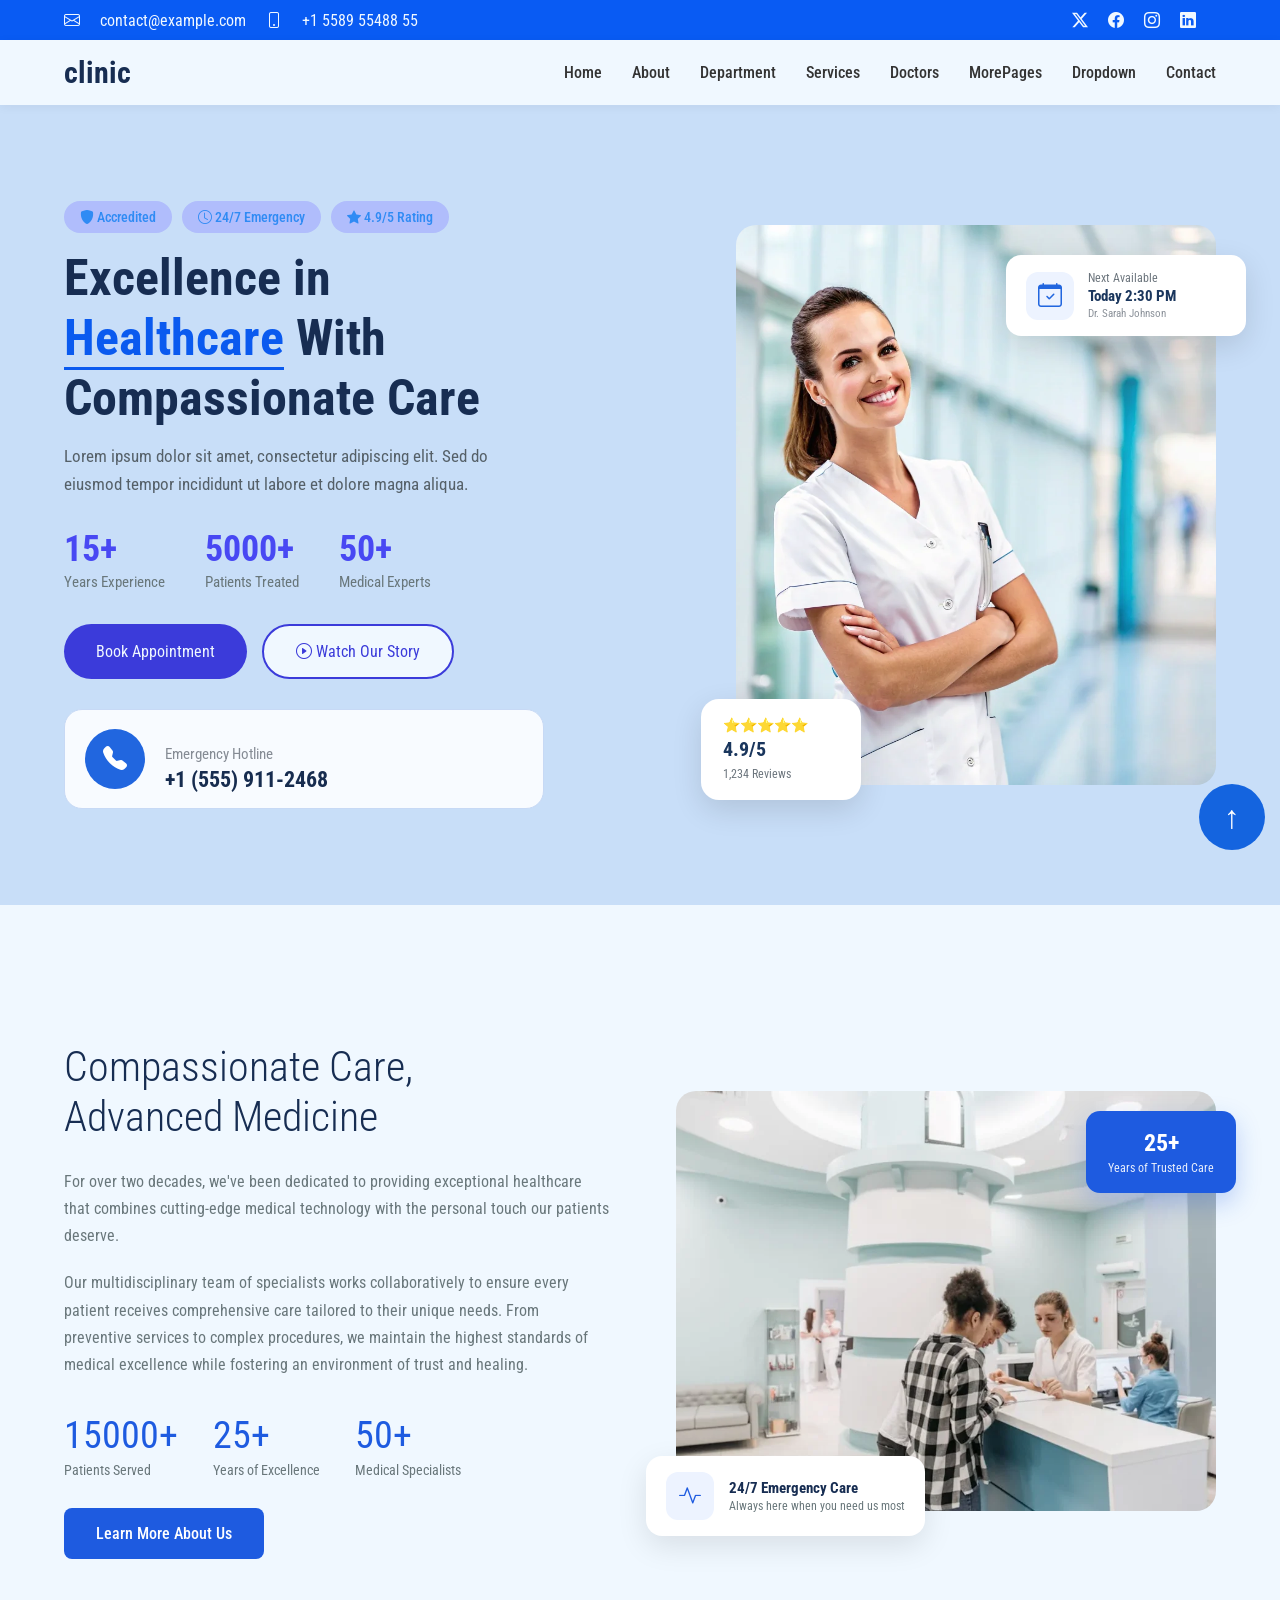
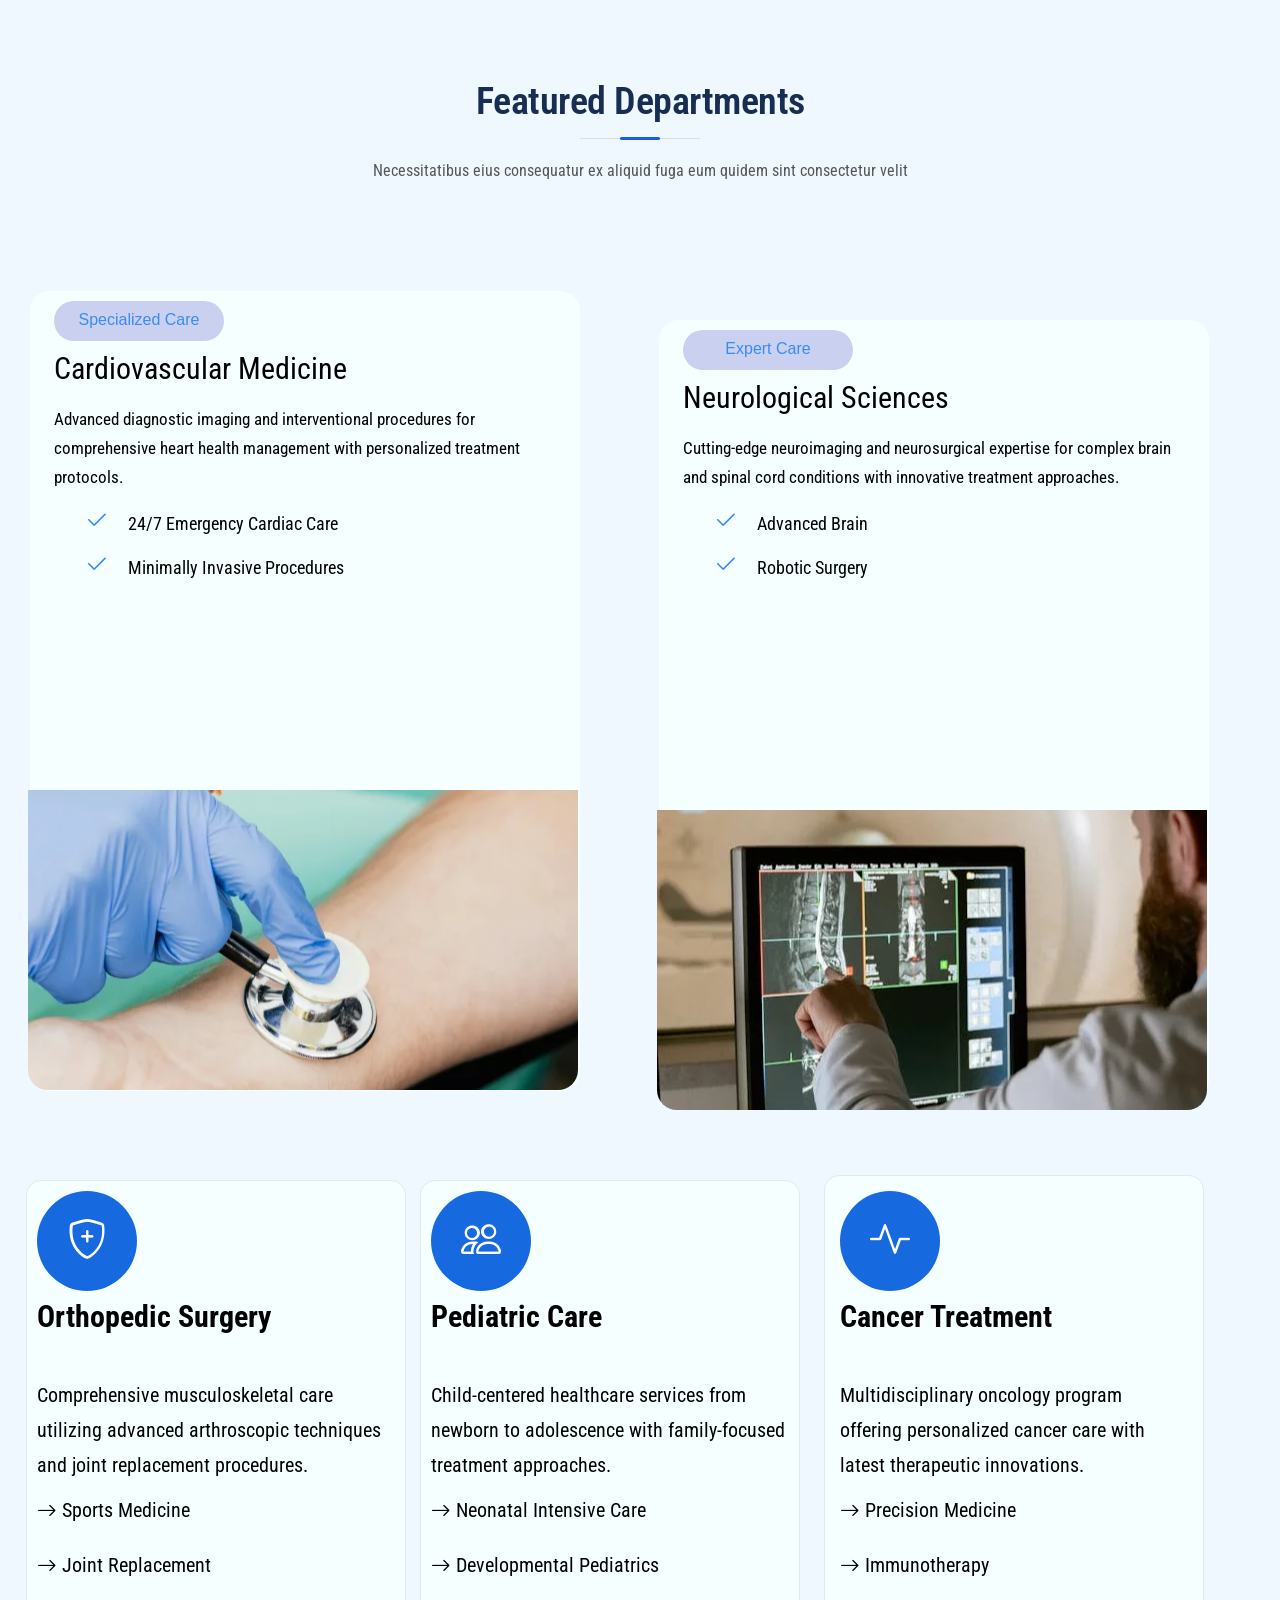
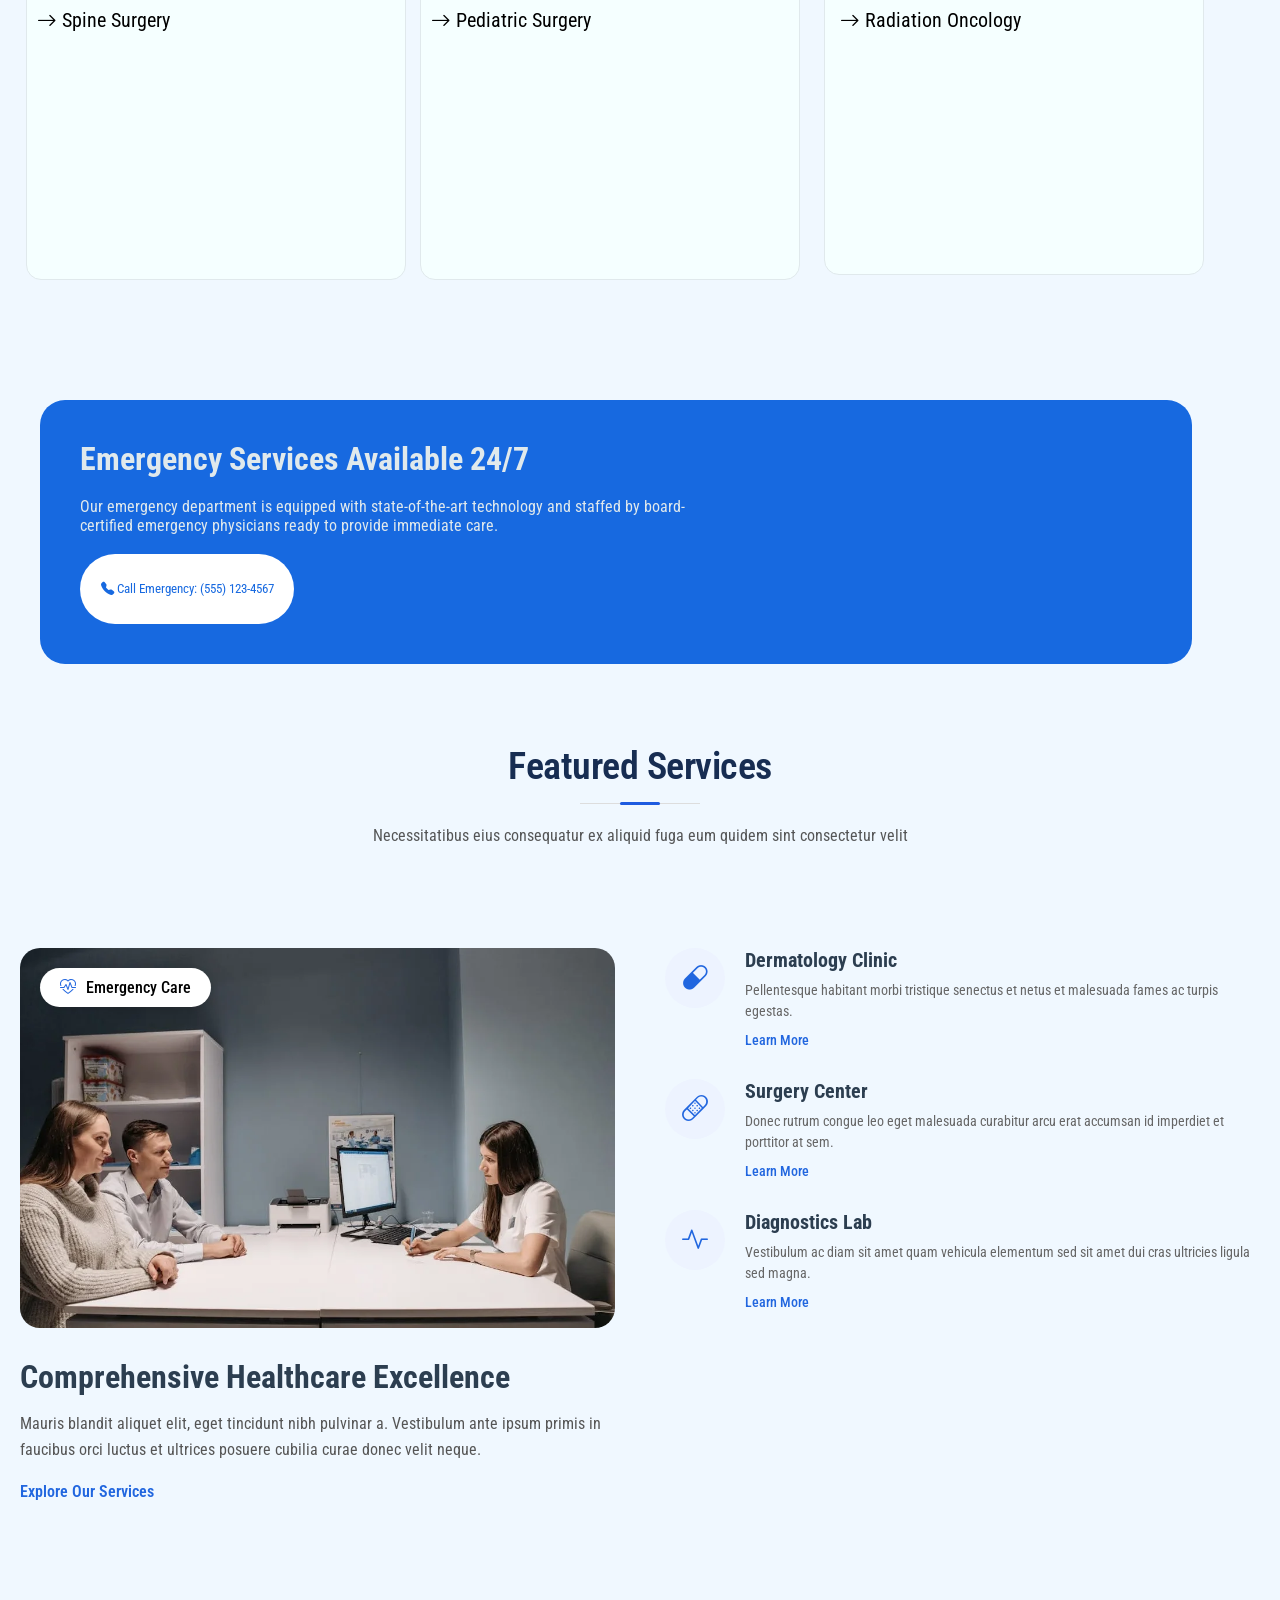
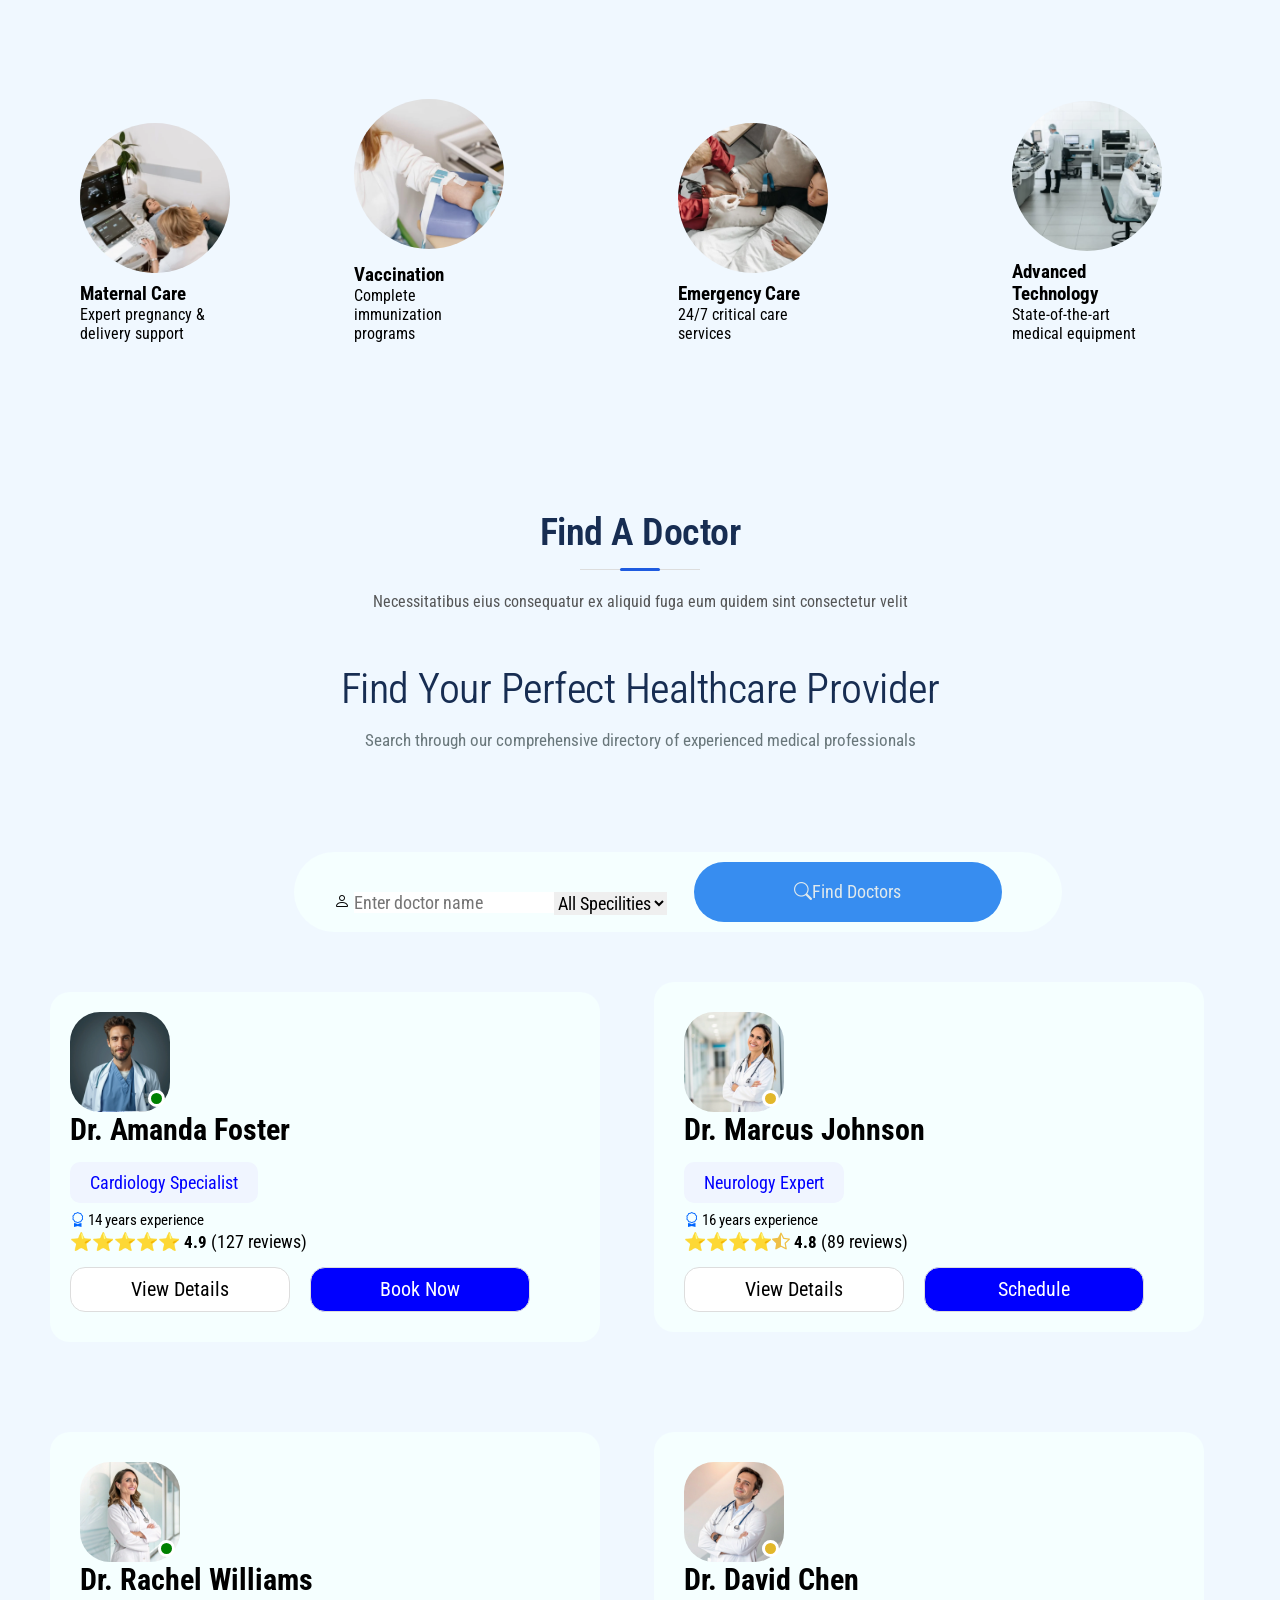
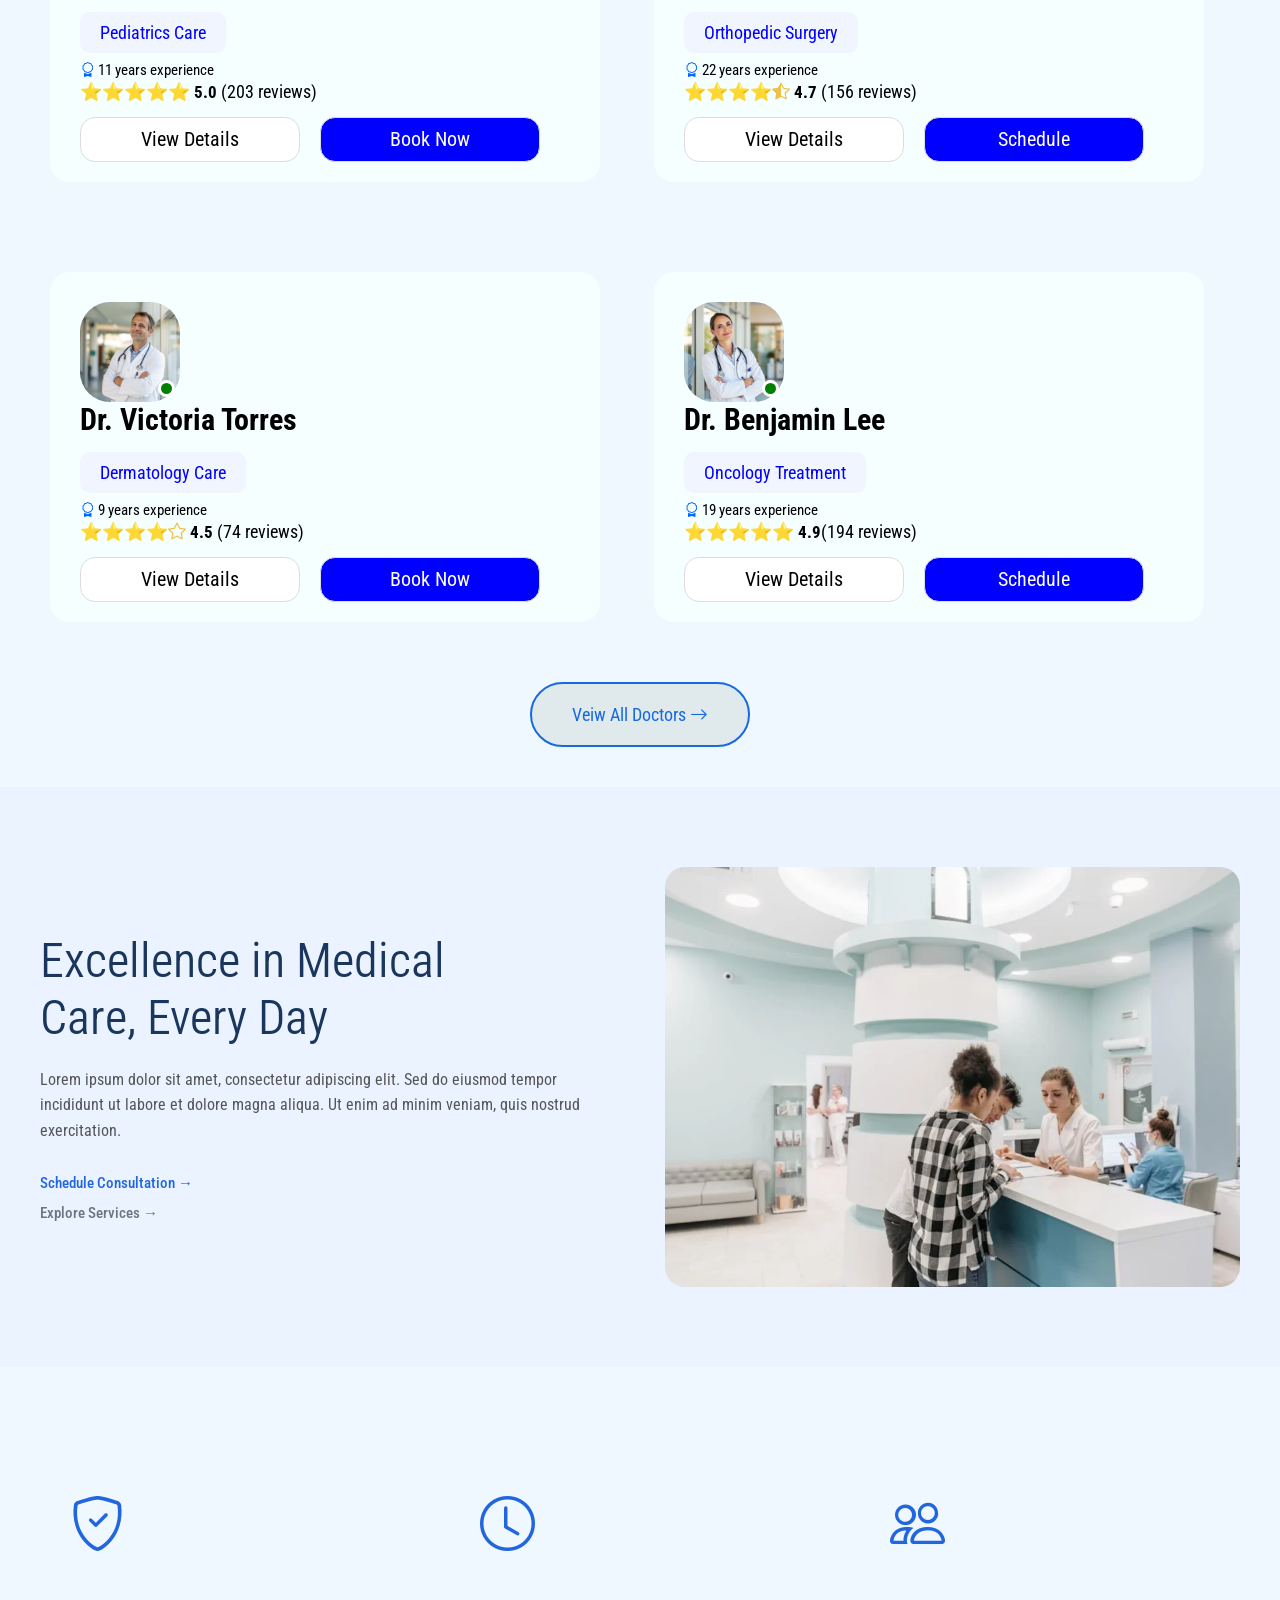
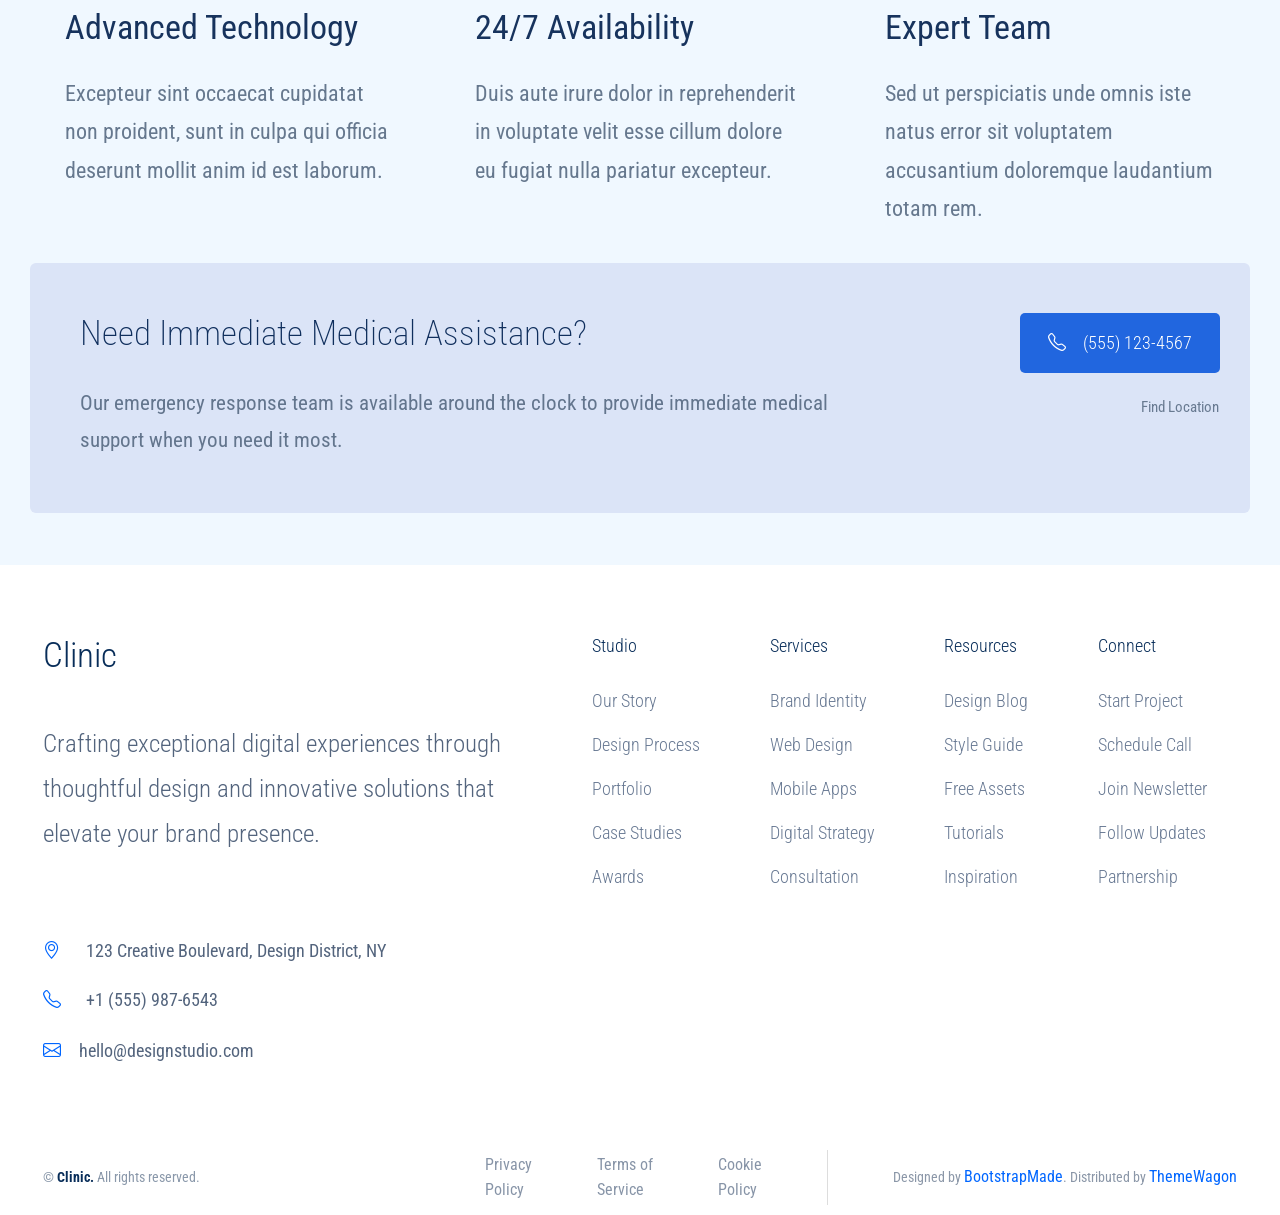
<file: Clinic-html-CSS/index.html>
<!doctype html>
<html lang="en">
  <head>
    <meta charset="UTF-8" />
    <meta name="viewport" content="width=device-width, initial-scale=1.0" />
    <title>Document</title>

    <link rel="stylesheet" href="./css/index.css" />
    <link
      rel="stylesheet"
      href="https://cdn.jsdelivr.net/npm/bootstrap-icons@1.13.1/font/bootstrap-icons.min.css"
    />
  
  </head>
  <body>
    <div id="heading">
      <div class="heading-text">
        <i class="bi bi-envelope"></i>contact@example.com
        <i class="bi bi-phone"></i>+1 5589 55488 55
      </div>
      <div class="icons">
        <i class="bi bi-twitter-x"></i>
        <i class="bi bi-facebook"></i>
        <i class="bi bi-instagram"></i>
        <i class="bi bi-linkedin"></i>
      </div>
    </div>

    <header id="header">
      <div id="navigation-bar">
        clinic
        <div id="menu-items">
          <a href="index.html">Home</a>
          <a href="./html/about.html">About</a>
          <a href="./html/Department.html">Department</a>
          <a href="./html/services.html">Services</a>
          <a href="./html/doctor.html">Doctors</a>


          <div class="dropdown">
            <a href="#">MorePages</a>
            <div class="dropdown-menu">
              <a href="#">Doctors Details</a>
              <a href="#">Appointment</a>
              <a href="#">Services</a>
              <a href="#">Department Details</a>
              <a href="#">More</a>
            </div>
          </div>
          <div class="dropdown">
          <a href="#">Dropdown</a>
          <div class="dropdown-menu">
            <a href="#">dropdown 1</a>
             <a href="#">dropdown 2</a>
              <a href="#">dropdown 3</a>
               <a href="#">dropdown 4</a>
                <a href="#">dropdown 5</a>
                 <a href="#">dropdown 6</a>
          </div>
          </div>
          <a href="./html/contact.html">Contact</a>
        </div>
      </div>
    </header>

    
     
          
      
    
<main>
  <section id="hero">
    <div class="hero-wrapper">
      <div id="hero-data">
        <div id="quote">
          <div class="hero-btn">
            <div class="btn-care1"><i class="bi bi-shield-fill"></i> Accredited</div>
            <div class="btn-care1"><i class="bi bi-clock"></i> 24/7 Emergency</div>
            <div class="btn-care1"><i class="bi bi-star-fill"></i> 4.9/5 Rating</div>
          </div>
          <h1>
            Excellence in <br> <span id="font-color">Healthcare</span> With <br>
            Compassionate Care
          </h1>
          <p>
            Lorem ipsum dolor sit amet, consectetur adipiscing elit. Sed do <br> 
            eiusmod tempor incididunt ut labore et dolore magna aliqua.
          </p>
          
          <div id="text">
            <div>
              <h2>15+</h2>
              <p>Years Experience</p>
            </div>
            <div>
              <div><h2>5000+</h2></div>
              <p>Patients Treated</p>
            </div>
            <div>
              <h2>50+</h2>
              <p>Medical Experts</p>
            </div>
          </div>

          <div class="btn12">
            <button id="btn1">Book Appointment</button>
            <button id="btn2"><i class="bi bi-play-circle"></i> Watch Our Story</button>
          </div>

          <div class="emergency-box">
            <div class="phone-icon">
              <i class="bi bi-telephone-fill"></i>
            </div>
            <div class="emergency-content">
              <div class="emergency-title">Emergency Hotline</div>
              <div class="emergency-number">+1 (555) 911-2468</div>
            </div>
          </div>
        </div>
      </div>

    
      <div class="hero-image-container">
        <div id="about-image">
          <img src="./assets/staff-10.webp" alt="Doctor">
        </div>
        
        <div class="availability-card">
          <div class="calendar-icon-box">
            <i class="bi bi-calendar-check"></i>
          </div>
          <div class="availability-info">
            <p>Next Available</p>
            <h3>Today 2:30 PM</h3>
            <p class="doctor-name">Dr. Sarah Johnson</p>
          </div>
        </div>
        
        <div id="div-content">
          <strong>⭐⭐⭐⭐⭐</strong>
          <p>4.9/5</p>
          <span>1,234 Reviews</span>
        </div>
      </div>

    </div>
  </section>
</main>
    
<br>
<br>
<br>

      <section id="section2">
  <div class="about-container">
    
   
    <div class="about-left">
      <h1 class="text-lower">
        Compassionate Care,<br />
        Advanced Medicine
      </h1>
      
      <p class="para1">
        For over two decades, we've been dedicated to providing exceptional healthcare 
        that combines cutting-edge medical technology with the personal touch our patients deserve.
      </p>

      <p class="para2">
        Our multidisciplinary team of specialists works collaboratively to ensure every 
        patient receives comprehensive care tailored to their unique needs. From preventive 
        services to complex procedures, we maintain the highest standards of medical 
        excellence while fostering an environment of trust and healing.
      </p>

      <div id="num-text1">
        <div>
          <h2>15000+</h2>
          <p>Patients Served</p>
        </div>
        <div>
          <h2>25+</h2>
          <p>Years of Excellence</p>
        </div>
        <div>
          <h2>50+</h2>
          <p>Medical Specialists</p>
        </div>
      </div>

      <button id="btn3">Learn More About Us</button>
    </div>

    
    <div class="about-right">
      <div class="about-image-wrapper">
        <img src="./assets/facilities-9.webp" alt="Healthcare Facility">

        
        <div class="badge-trusted">
          <h3>25+</h3>
          <p>Years of Trusted Care</p>
        </div>

        
        <div class="badge-emergency">
          <div class="heart-icon-box">
            <i class="bi bi-activity"></i>
          </div>
          <div class="emergency-text">
            <h4>24/7 Emergency Care</h4>
            <p>Always here when you need us most</p>
          </div>
        </div>

      </div>
    </div>

  </div>
</section>

<div class="section-title">
  <h2>Featured Departments</h2>
  <div class="divider"></div>
  <p>Necessitatibus eius consequatur ex aliquid fuga eum quidem sint consectetur velit</p>
</div>

      <section id="3section">
        <div class="SpecializedCare">
          <div class="btn-care">Specialized Care</div>
          <span>Cardiovascular Medicine</span>
          <br />
          <br />
          <p>
            Advanced diagnostic imaging and interventional procedures for
            comprehensive heart health management with personalized treatment
            protocols.
          </p>
          <ul>
            <li><i class="bi bi-check2"></i> 24/7 Emergency Cardiac Care</li>
            <li><i class="bi bi-check2"></i> Minimally Invasive Procedures</li>
          </ul>
          <div id="img1"></div>
        </div>
        <div class="ExpertCare">
          <div class="btn1-care">Expert Care</div>
          <span> Neurological Sciences</span>
          <br /><br />
          <p>
            Cutting-edge neuroimaging and neurosurgical expertise for complex
            brain and spinal cord conditions with innovative treatment
            approaches.
          </p>
          <ul>
            <li>
              <i class="bi bi-check2"></i>
              Advanced Brain
            </li>
            <li>
              <i class="bi bi-check2"></i>
              Robotic Surgery
            </li>
          </ul>
          <div id="img2"></div>
        </div>
      </section>

      <section class="4section">
        <div class="orthopedic-surgery">
          <div class="icon-box">
            <i class="bi bi-shield-plus"></i>
          </div>
          <span>
            <h1>Orthopedic Surgery</h1>
            <br />
            <p>
              Comprehensive musculoskeletal care utilizing advanced arthroscopic
              techniques and joint replacement procedures.
            </p>
            <ul>
              <li><i class="bi bi-arrow-right"></i> Sports Medicine</li>
              <li><i class="bi bi-arrow-right"></i> Joint Replacement</li>
              <li><i class="bi bi-arrow-right"></i> Spine Surgery</li>
            </ul>
          </span>
        </div>

        <div class="Pediatric-Care">
          <div class="icon-box2">
            <i class="bi bi-people"></i>
          </div>
          <h1>Pediatric Care</h1>
          <br />
          <span>
            <p>
              Child-centered healthcare services from newborn to adolescence
              with family-focused treatment approaches.
            </p>
            <ul>
              <li><i class="bi bi-arrow-right"></i> Neonatal Intensive Care</li>
              <li>
                <i class="bi bi-arrow-right"></i> Developmental Pediatrics
              </li>
              <li><i class="bi bi-arrow-right"></i> Pediatric Surgery</li>
            </ul>
          </span>
        </div>

        <div class="Cancer-Treatment">
          <div class="icon-box3">
            <i class="bi bi-activity"></i>
          </div>
          <span>
            <h1>Cancer Treatment</h1>
            <br />
            <p>
              Multidisciplinary oncology program offering personalized cancer
              care with latest therapeutic innovations.
            </p>
            <ul>
              <li><i class="bi bi-arrow-right"></i> Precision Medicine</li>
              <li><i class="bi bi-arrow-right"></i> Immunotherapy</li>
              <li><i class="bi bi-arrow-right"></i> Radiation Oncology</li>
            </ul>
          </span>
        </div>
      </section>

      <div id="blue-text">
        <span>
          <h1>Emergency Services Available 24/7</h1>
          <br />
          <p>
            Our emergency department is equipped with state-of-the-art
            technology and staffed by board- <br />certified emergency
            physicians ready to provide immediate care.


          </p>
         <br/>

        </span>
        

        <button>
          <i class="bi bi-telephone-fill"></i> Call Emergency: (555) 123-4567
        </button>
      </div>

      <section>
        <div class="section-title">
  <h2>Featured Services</h2>
  <div class="divider"></div>
  <p>Necessitatibus eius consequatur ex aliquid fuga eum quidem sint consectetur velit</p>
</div>

        <section class="healthcare-section">
  <div class="healthcare-left">
    <div id="img-consultant">
      <img src="./assets/consultation-4.webp" alt="Consultation">
      <div class="emergency-badge">
        <i class="bi bi-heart-pulse"></i> Emergency Care
      </div>
    </div>

    <div class="healthcare-text">
      <h1>Comprehensive Healthcare Excellence</h1>
      <p>
        Mauris blandit aliquet elit, eget tincidunt nibh pulvinar a. Vestibulum ante ipsum primis in faucibus orci luctus et ultrices posuere cubilia curae donec velit neque.
      </p>
      <a href="#" class="explore-link">Explore Our Services</a>
    </div>
  </div>

  
  <div class="healthcare-right">
  
    <div class="service-card" id="Dermatology-Clinic">
      <div class="icon-circle">
        <i class="bi bi-capsule"></i>
      </div>
      <div class="service-content">
        <h2>Dermatology Clinic</h2>
        <p>Pellentesque habitant morbi tristique senectus et netus et malesuada fames ac turpis egestas.</p>
        <a href="#" class="learn-more">Learn More</a>
      </div>
    </div>

    
    <div class="service-card" id="Surgery-Center">
      <div class="icon-circle">
        <i class="bi bi-bandaid"></i>
      </div>
      <div class="service-content">
        <h2>Surgery Center</h2>
        <p>Donec rutrum congue leo eget malesuada curabitur arcu erat accumsan id imperdiet et porttitor at sem.</p>
        <a href="#" class="learn-more">Learn More</a>
      </div>
    </div>

    
    <div class="service-card" id="Diagnostics-Lab">
      <div class="icon-circle">
        <i class="bi bi-activity"></i>
      </div>
      <div class="service-content">
        <h2>Diagnostics Lab</h2>
        <p>Vestibulum ac diam sit amet quam vehicula elementum sed sit amet dui cras ultricies ligula sed magna.</p>
        <a href="#" class="learn-more">Learn More</a>
      </div>
    </div>
  </div>
</section>
<br>
<br>
      <div id="Material-care">
        <span>
       <h3>Maternal Care</h3> 
       <p>Expert pregnancy & delivery support</p>
       </span> 
      </div>
      <div id="Vaccination"> 
        <span>
          <h3>Vaccination</h3>
          <p>Complete immunization programs</p>
        </span>
      </div>
      <div id="Emergency-Care">
        <span>
          <h3>Emergency Care</h3>
          <p>24/7 critical care services</p>
        </span>
      </div>
      <div id="Advanced-Technology">
        <span> <h3>Advanced Technology</h3>
        <p>State-of-the-art medical equipment</p>
        </span>
      </div>
      <br><br><br><br>

      <section class="find-doctor-section">
 
  <div class="section-title">
    <h2>Find A Doctor</h2>
    <div class="divider"></div>
    <p>Necessitatibus eius consequatur ex aliquid fuga eum quidem sint consectetur velit</p>
  </div>

  <div class="doctor-subheading">
    <h2>Find Your Perfect Healthcare Provider</h2>
    <p>Search through our comprehensive directory of experienced medical professionals</p>
  </div>
</section>

        <br><br>

        <div class="find-doctor">
          <i class="bi bi-person"></i>
          <input type="text" name="name" id="name" placeholder="Enter doctor name">
          <select name="specilities" class="opt" >
            <option value="">All Specilities</option>
            <option value="">Cardiology</option>
            <option value="">Neurology</option>
            <option value="">Orthopedic</option>
            <option value="">pediatrics</option>
            <option value="">Dermatology</option>
            <option value="">Oncology</option>
          </select>

          <button class="btn-search"> <i class="bi bi-search"></i>Find Doctors</button>

        </div>
        <section>

          <div class="doctor">

    <div class="doctor-img">
        <img src="./assets/staff-2.webp" alt="Doctor">
        <span class="online"></span>
    </div>

    <div class="doctor-info">
        <h2>Dr. Amanda Foster</h2>

        <p class="speciality">Cardiology Specialist</p>

        <p class="experience"><i class="bi bi-award"></i> 14 years experience</p>

        <div class="rating">
            ⭐⭐⭐⭐⭐  <b>4.9</b>  (127 reviews)
        </div>

        <div class="buttons">
            <button>View Details</button>
            <button>Book Now</button>
        </div>
    </div>

</div>
      

<div class="doctor2">

    <div class="doctor-img2">
        <img src="./assets/staff-6.webp" alt="Doctor">
        <span class="online2"></span>
    </div>

    <div class="doctor-info2">
        <h2>Dr. Marcus Johnson</h2>

        <p class="speciality2">Neurology Expert</p>

        <p class="experience2"><i class="bi bi-award"></i> 16 years experience</p>

        <div class="rating2">
            ⭐⭐⭐⭐<i class="bi bi-star-half"></i>
              <b>4.8</b>  (89 reviews)
        </div>

        <div class="buttons2">
            <button>View Details</button>
            <button>Schedule</button>
        </div>
    </div>

</div>

<div class="doctor3">

    <div class="doctor-img3">
        <img src="./assets/staff-4.webp" alt="Doctor">
        <span class="online3"></span>
    </div>

    <div class="doctor-info3">
        <h2>Dr.  Rachel Williams</h2>

        <p class="speciality3">Pediatrics Care</p>

        <p class="experience3"><i class="bi bi-award"></i> 11 years experience</p>

        <div class="rating3">
            ⭐⭐⭐⭐⭐
            <b>5.0</b> (203 reviews)
        </div>

        <div class="buttons3">
            <button>View Details</button>
            <button>Book Now</button>
        </div>
    </div>

</div> 

<div class="doctor4">

    <div class="doctor-img4">
        <img src="./assets/staff-8.webp" alt="Doctor">
        <span class="online2"></span>
    </div>

    <div class="doctor-info4">
        <h2>Dr. David Chen</h2>

        <p class="speciality4">Orthopedic Surgery</p>

        <p class="experience4"><i class="bi bi-award"></i> 22 years experience</p>

        <div class="rating4">
            ⭐⭐⭐⭐<i class="bi bi-star-half"></i>
             <b>4.7</b>  (156 reviews)
        </div>

        <div class="buttons4">
            <button>View Details</button>
            <button>Schedule</button>
        </div>
    </div>

</div> 

<div class="doctor5">

    <div class="doctor-img5">
        <img src="./assets/staff-11 (1).webp" alt="Doctor">
        <span class="online5"></span>
    </div>

    <div class="doctor-info5">
        <h2>Dr. Victoria Torres</h2>

        <p class="speciality5">Dermatology Care</p>

        <p class="experience5"><i class="bi bi-award"></i> 9 years experience</p>

        <div class="rating5">
            ⭐⭐⭐⭐<i class="bi bi-star"></i>
              <b>4.5</b>  (74 reviews)
        </div>

        <div class="buttons5">
            <button>View Details</button>
            <button>Book Now</button>
        </div>
    </div>

</div> 

<div class="doctor6">

    <div class="doctor-img6">
        <img src="./assets/staff-14.webp" alt="Doctor">
        <span class="online6"></span>
    </div>

    <div class="doctor-info6">
        <h2>Dr. Benjamin Lee</h2>

        <p class="speciality6">Oncology Treatment</p>

        <p class="experience6"><i class="bi bi-award"></i> 19 years experience</p>

        <div class="rating6">
            ⭐⭐⭐⭐⭐
              <b>4.9</b>(194 reviews)
        </div>

        <div class="buttons6">
            <button>View Details</button>
            <button>Schedule</button>
        </div>
    </div>

</div> 
        </section>

        <div id="btn-viewmore">
          <button >Veiw All Doctors <i class="bi bi-arrow-right"></i></button>

        </div>

        <section id="section4">
  <div class="excellence-container">
  
    <div class="Excellence-text">
      <h1>Excellence in Medical <br> Care, Every Day</h1>
      <p>
        Lorem ipsum dolor sit amet, consectetur adipiscing elit. Sed do eiusmod tempor incididunt ut labore et dolore magna aliqua. Ut enim ad minim veniam, quis nostrud exercitation.
      </p>
      
      <div class="excellence-links">
        <a href="#" class="primary-link">Schedule Consultation &rarr;</a>
        <a href="#" class="secondary-link">Explore Services &rarr;</a>
      </div>
    </div>

    <!-- Right Image -->
    <div class="img-excellence">
      <img src="./assets/facilities-9.webp" alt="Medical Care Excellence">
    </div>
  </div>
</section>
          <section class="features">

    
    <div class="feature-box">

        <div class="feature-icon">
            <i class="bi bi-shield-check"></i>
        </div>

        <h2>Advanced Technology</h2>

        <p>
            Excepteur sint occaecat cupidatat non
            proident, sunt in culpa qui officia deserunt
            mollit anim id est laborum.
        </p>

    </div>

    <div class="feature-box">

        <div class="feature-icon">
            <i class="bi bi-clock"></i>
        </div>

        <h2>24/7 Availability</h2>

        <p>
            Duis aute irure dolor in reprehenderit in
            voluptate velit esse cillum dolore eu fugiat
            nulla pariatur excepteur.
        </p>

    </div>

    <div class="feature-box">

        <div class="feature-icon">
            <i class="bi bi-people"></i>
        </div>

        <h2>Expert Team</h2>

        <p>
            Sed ut perspiciatis unde omnis iste natus
            error sit voluptatem accusantium
            doloremque laudantium totam rem.
        </p>

    </div>

</section>


<section class="emergency-section">

    <div class="emergency-content">

        <h1>Need Immediate Medical Assistance?</h1>

        <p>
            Our emergency response team is available around the clock to provide immediate medical
            <br>
            support when you need it most.
        </p>

    </div>


    <div class="emergency-action">

        <button class="call-btn">
            <i class="bi bi-telephone"></i>
            <span>(555) 123-4567</span>
        </button>

        <a href="#" class="location-link">
            Find Location
        </a>

    </div>

</section>
 </section>


    </main>
<br>
<br>
<!-- ============================footer===================================== -->
  
    <footer class="footer">

    <div class="footer-container">

        
        <div class="footer-about">

            <h2>Clinic</h2>

            <p>
                Crafting exceptional digital experiences through<br>
                thoughtful design and innovative solutions that<br>
                elevate your brand presence.
            </p>

            <div class="contact-info">

                <div class="contact-item1">
                    <span class="icon"><i class="bi bi-geo-alt"></i> <br></span>
                    <span>123 Creative Boulevard, Design District, NY  <br></span>
                   
                </div>
                <br>

                <div class="contact-item2">
                    <span class="icon"><i class="bi bi-telephone"></i></span>
                    <span>+1 (555) 987-6543  <br></span>
                </div>
                <br>

                <div class="contact-item3">
                    <span class="icon"><i class="bi bi-envelope"></i></span>
                    <span>hello@designstudio.com </span>
                </div>

            </div>

        </div>


       
        <nav class="footer-nav">

           
            <div class="nav-column">
                <h3>Studio</h3>

                <a href="#">Our Story</a>
                <a href="#">Design Process</a>
                <a href="#">Portfolio</a>
                <a href="#">Case Studies</a>
                <a href="#">Awards</a>
            </div>
           
            <div class="nav-column">
                <h3>Services</h3>

                <a href="#">Brand Identity</a>
                <a href="#">Web Design</a>
                <a href="#">Mobile Apps</a>
                <a href="#">Digital Strategy</a>
                <a href="#">Consultation</a>
            </div>

            <div class="nav-column">
                <h3>Resources</h3>

                <a href="#">Design Blog</a>
                <a href="#">Style Guide</a>
                <a href="#">Free Assets</a>
                <a href="#">Tutorials</a>
                <a href="#">Inspiration</a>
            </div>

            <div class="nav-column">
                <h3>Connect</h3>

                <a href="#">Start Project</a>
                <a href="#">Schedule Call</a>
                <a href="#">Join Newsletter</a>
                <a href="#">Follow Updates</a>
                <a href="#">Partnership</a>
            </div>

        </nav>

    </div>

    <div class="footer-bottom">

        <div class="copyright">
            © <strong>Clinic.</strong> All rights reserved.
        </div>

        <div class="bottom-links">
            <a href="#">Privacy<br>Policy</a>
            <a href="#">Terms of<br>Service</a>
            <a href="#">Cookie<br>Policy</a>

            <span class="line"></span>

            <div class="designed">
                Designed by <a href="#">BootstrapMade</a>.
                Distributed by <a href="#">ThemeWagon</a>
            </div>
        </div>

        <div class="top-button">
            ↑
        </div>

    </div>

</footer>
  </body>
</html>
</file>
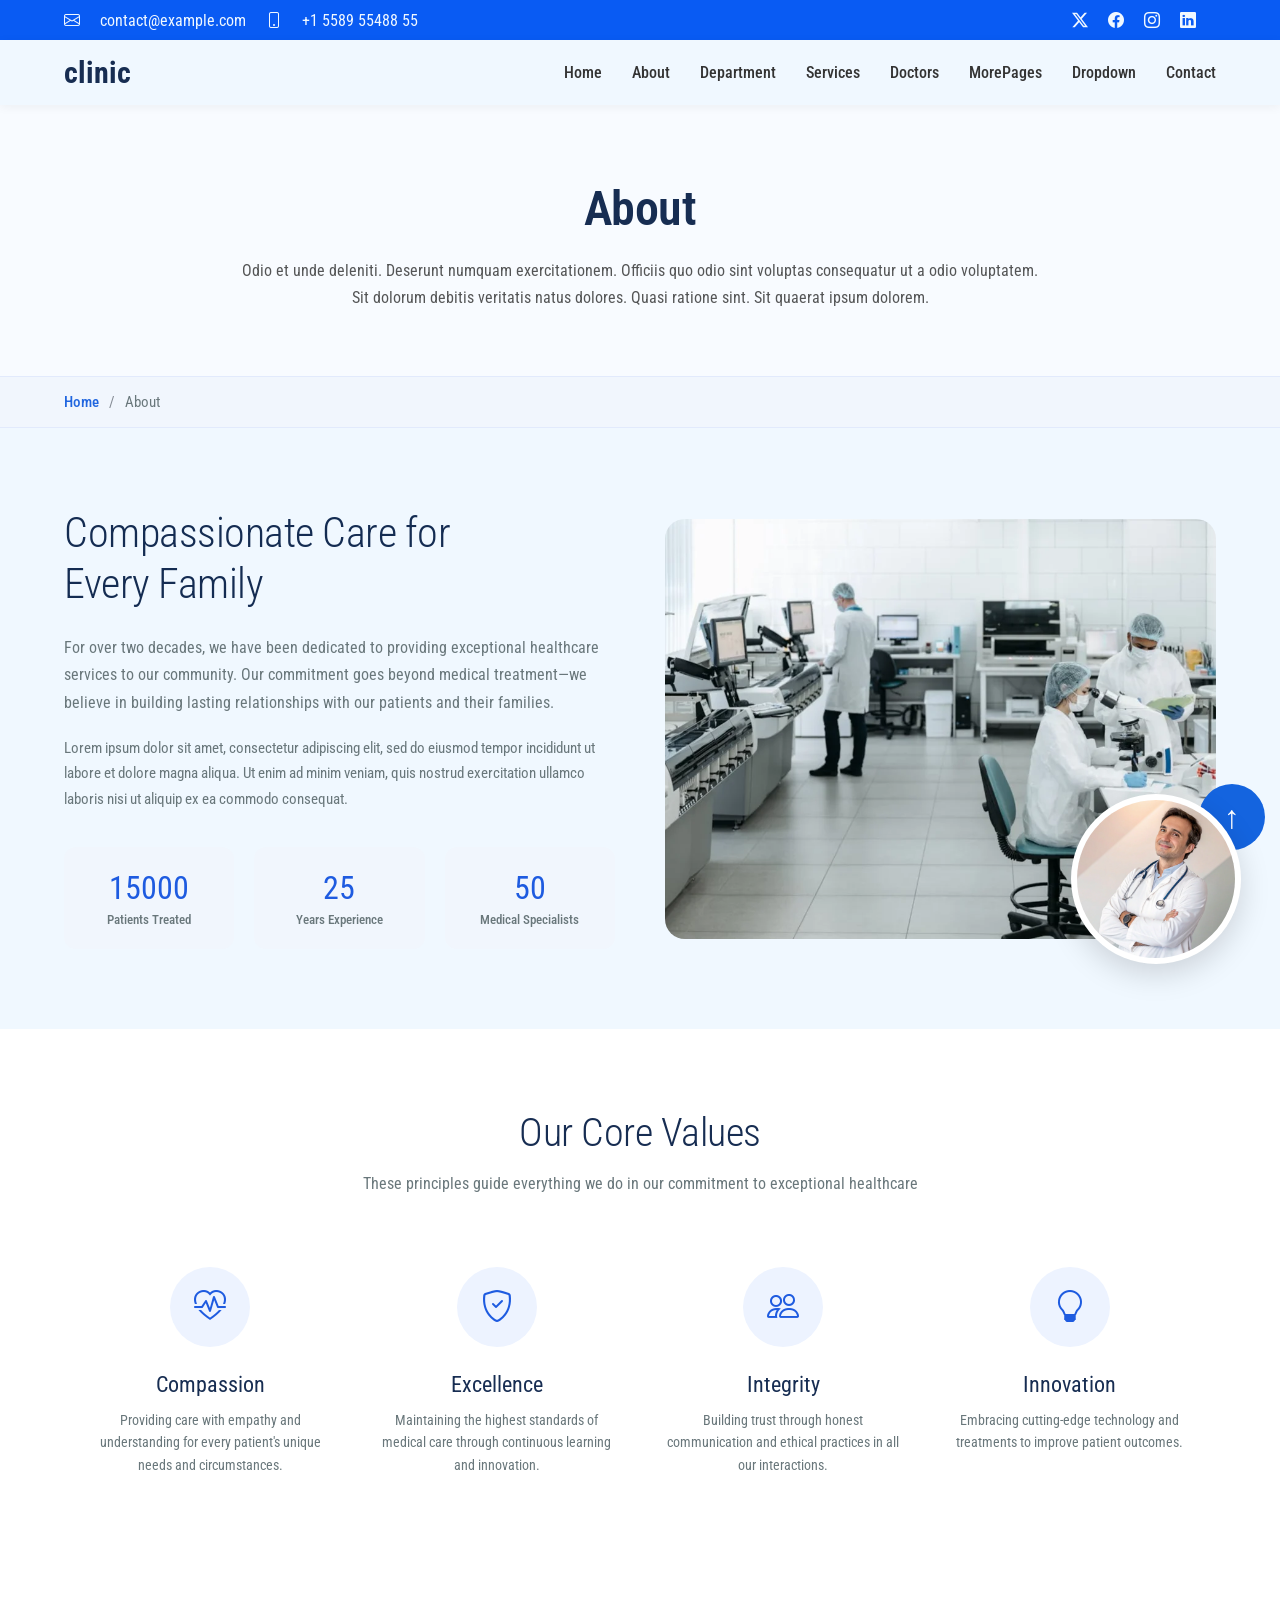
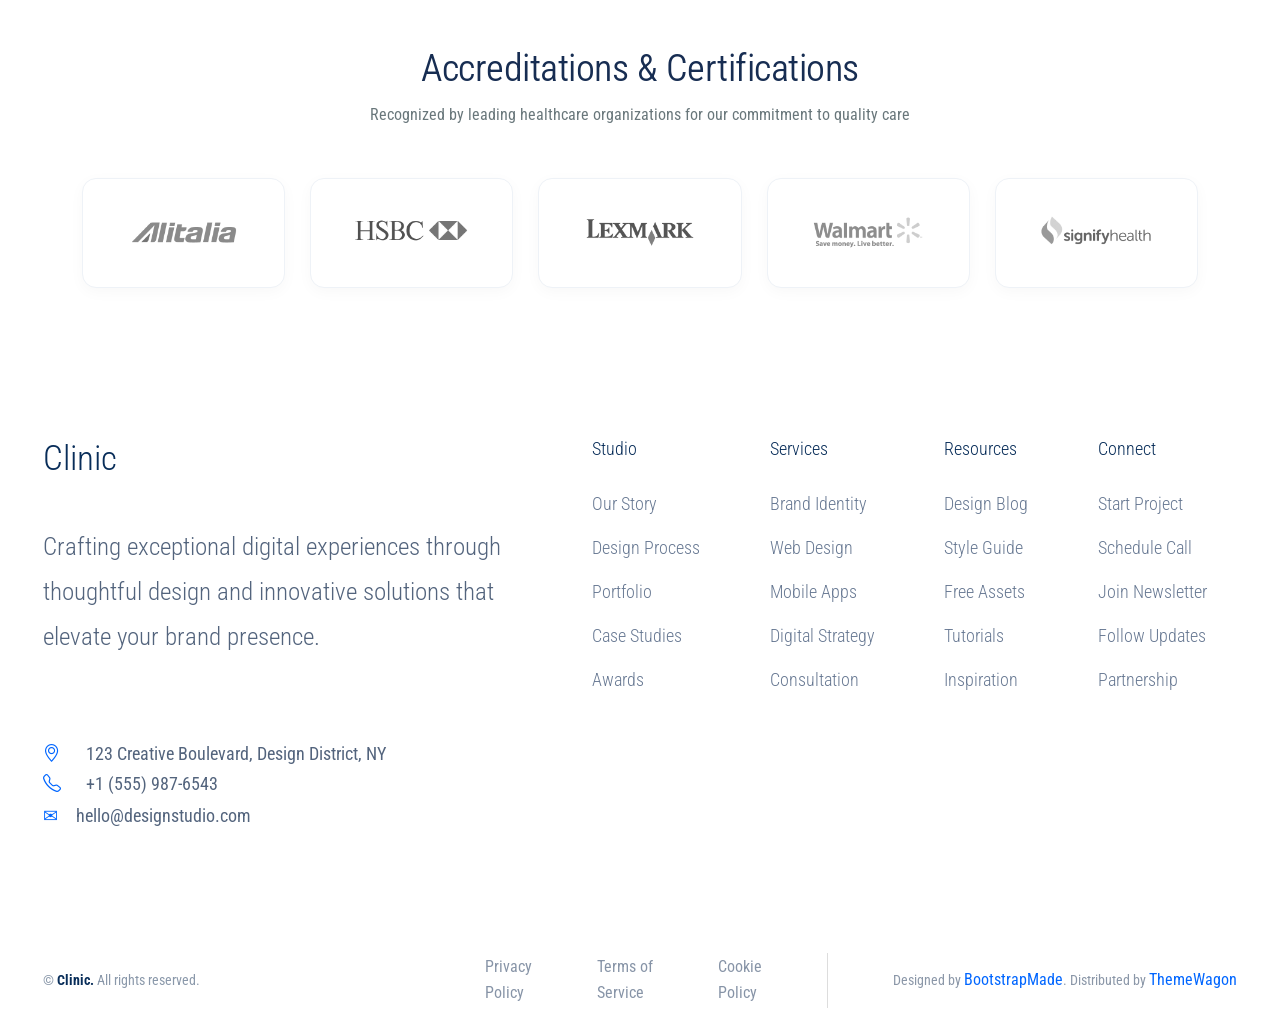
<file: Clinic-html-CSS/html/about.html>
<!doctype html>
<html lang="en">
  <head>
    <meta charset="UTF-8" />
    <meta name="viewport" content="width=device-width, initial-scale=1.0" />
    <title>Document</title>
    <link rel="stylesheet" href="../css/about.css" />

    <link
      rel="stylesheet"
      href="https://cdn.jsdelivr.net/npm/bootstrap-icons@1.13.1/font/bootstrap-icons.min.css"
    />
  </head>
  <body>
    <div id="heading">
      <div class="heading-text">
        <i class="bi bi-envelope"></i>contact@example.com
        <i class="bi bi-phone"></i>+1 5589 55488 55
      </div>
      <div class="icons">
        <i class="bi bi-twitter-x"></i>
        <i class="bi bi-facebook"></i>
        <i class="bi bi-instagram"></i>
        <i class="bi bi-linkedin"></i>
      </div>
    </div>

    <header id="header">
      <div id="navigation-bar">
        clinic
        <div id="menu-items">
          <a href="../index.html">Home</a>
          <a href="about.html">About</a>
          <a href="Department.html">Department</a>
          <a href="services.html">Services</a>
          <a href="doctor.html">Doctors</a>
          <div class="dropdown">
            <a href="#">MorePages</a>
            <div class="dropdown-menu">
              <a href="#">Doctors Details</a>
              <a href="#">Appointment</a>
              <a href="#">Services</a>
              <a href="#">Department Details</a>
              <a href="#">More</a>
            </div>
          </div>
          <div class="dropdown">
          <a href="#">Dropdown</a>
          <div class="dropdown-menu">
            <a href="#">dropdown 1</a>
             <a href="#">dropdown 2</a>
              <a href="#">dropdown 3</a>
               <a href="#">dropdown 4</a>
                <a href="#">dropdown 5</a>
                 <a href="#">dropdown 6</a>
          </div>
          </div>
          <a href="contact.html">Contact</a>
        </div>
      </div>
    </header>

    <main>
        <section id="hero">
        <div id="main-about">
            <span>
            <h1>About</h1>
      <p>
        Odio et unde deleniti. Deserunt numquam exercitationem. Officiis quo
        odio sint voluptas consequatur ut a odio voluptatem. Sit dolorum debitis
        veritatis natus dolores. Quasi ratione sint. Sit quaerat ipsum dolorem.
      </p>
      </span>

        </div>
        </section>

        <div class="nav-center-item">
          <a href="../index.html">Home</a>

            <span>/</span>

            <span>About</span>

        </div>
        <section class="about-content">
  <div class="about-container">

    
    <div class="about-text">
      <h1>
        Compassionate Care for<br>
        Every Family
      </h1>

      <p class="main-text">
        For over two decades, we have been dedicated to providing
        exceptional healthcare services to our community. Our
        commitment goes beyond medical treatment—we believe in
        building lasting relationships with our patients and their
        families.
      </p>

      <p class="sub-text">
        Lorem ipsum dolor sit amet, consectetur adipiscing elit, sed do
        eiusmod tempor incididunt ut labore et dolore magna aliqua. Ut enim
        ad minim veniam, quis nostrud exercitation ullamco laboris nisi ut
        aliquip ex ea commodo consequat.
      </p>

     
      <div class="about-stats">
        <div class="stat-card">
          <h2>15000</h2>
          <p>Patients Treated</p>
        </div>
        <div class="stat-card">
          <h2>25</h2>
          <p>Years Experience</p>
        </div>
        <div class="stat-card">
          <h2>50</h2>
          <p>Medical Specialists</p>
        </div>
      </div>
    </div>

    
    <div class="about-image">
      <img 
        src="../assets/facilities-6 (1).webp" 
        alt="Healthcare Laboratory"
        class="lab-image"
      >

      <div class="doctor-image">
        <img 
          src="../assets/staff-8.webp"
          alt="Doctor"
        >
      </div>
    </div>

  </div>
</section>
      
    </main>

  
<section class="core-values-section">
 
  <div class="values-header">
    <h2>Our Core Values</h2>
    <p>These principles guide everything we do in our commitment
       to exceptional healthcare</p>
  </div>

  
  <div class="values-container">
    
    
    <div class="value-card">
      <div class="value-icon-box">
        <i class="bi bi-heart-pulse"></i>
      </div>
      <h3>Compassion</h3>
      <p>Providing care with empathy and understanding for every patient's
         unique needs and circumstances.</p>
    </div>

    
    <div class="value-card">
      <div class="value-icon-box active">
        <i class="bi bi-shield-check"></i>
      </div>
      <h3>Excellence</h3>
      <p>Maintaining the highest standards of medical care through continuous 
        learning and innovation.</p>
    </div>

   
    <div class="value-card">
      <div class="value-icon-box">
        <i class="bi bi-people"></i>
      </div>
      <h3>Integrity</h3>
      <p>Building trust through honest communication and ethical 
        practices in all our interactions.</p>
    </div>

   
    <div class="value-card">
      <div class="value-icon-box">
        <i class="bi bi-lightbulb"></i>
      </div>
      <h3>Innovation</h3>
      <p>Embracing cutting-edge technology and treatments to improve patient outcomes.</p>
    </div>

  </div>
</section>



<section class="accreditations-section">
  
  <div class="accreditations-header">
    <h2>Accreditations & Certifications</h2>
    <p>Recognized by leading healthcare organizations for our commitment to quality care</p>
  </div>

 
  <div class="accreditations-container">
    
    
    <div class="logo-card">
      <img src="../assets/al-1.jpg" alt="Alitalia">
    </div>

   
    <div class="logo-card">
      <img src="../assets/HSBD.jpg" alt="HSBC">
    </div>

   
    <div class="logo-card">
      <img src="../assets/lex.jpg" alt="Lexmark">
    </div>

    
    <div class="logo-card">
      <img src="../assets/walmart.jpg" alt="Walmart">
    </div>

    
    <div class="logo-card">
      <img src="../assets/signify.jpg" alt="Signify Health">
    </div>

  </div>
</section>


    <footer class="footer">

    <div class="footer-container">

        
        <div class="footer-about">

            <h2>Clinic</h2>

            <p>
                Crafting exceptional digital experiences through<br>
                thoughtful design and innovative solutions that<br>
                elevate your brand presence.
            </p>

            <div class="contact-info">

                <div class="contact-item1">
                    <span class="icon"><i class="bi bi-geo-alt"></i></span>
                    <span>123 Creative Boulevard, Design District, NY</span>
                </div>

                <div class="contact-item2">
                    <span class="icon"><i class="bi bi-telephone"></i></span>
                    <span>+1 (555) 987-6543</span>
                </div>

                <div class="contact-item3">
                    <span class="icon">✉</span>
                    <span>hello@designstudio.com</span>
                </div>

            </div>

        </div>


       
        
    <nav class="footer-nav">

           
            <div class="nav-column">
                <h3>Studio</h3>

                <a href="#">Our Story</a>
                <a href="#">Design Process</a>
                <a href="#">Portfolio</a>
                <a href="#">Case Studies</a>
                <a href="#">Awards</a>
            </div>
           
            <div class="nav-column">
                <h3>Services</h3>

                <a href="#">Brand Identity</a>
                <a href="#">Web Design</a>
                <a href="#">Mobile Apps</a>
                <a href="#">Digital Strategy</a>
                <a href="#">Consultation</a>
            </div>

            <div class="nav-column">
                <h3>Resources</h3>

                <a href="#">Design Blog</a>
                <a href="#">Style Guide</a>
                <a href="#">Free Assets</a>
                <a href="#">Tutorials</a>
                <a href="#">Inspiration</a>
            </div>

            <div class="nav-column">
                <h3>Connect</h3>

                <a href="#">Start Project</a>
                <a href="#">Schedule Call</a>
                <a href="#">Join Newsletter</a>
                <a href="#">Follow Updates</a>
                <a href="#">Partnership</a>
            </div>

        </nav>

    </div>

    <div class="footer-bottom">

        <div class="copyright">
            © <strong>Clinic.</strong> All rights reserved.
        </div>

        <div class="bottom-links">
            <a href="#">Privacy<br>Policy</a>
            <a href="#">Terms of<br>Service</a>
            <a href="#">Cookie<br>Policy</a>

            <span class="line"></span>

            <div class="designed">
                Designed by <a href="#">BootstrapMade</a>.
                Distributed by <a href="#">ThemeWagon</a>
            </div>
        </div>

        <div class="top-button">
            ↑
        </div>

    </div>

</footer>
  </body>
</html>
</file>
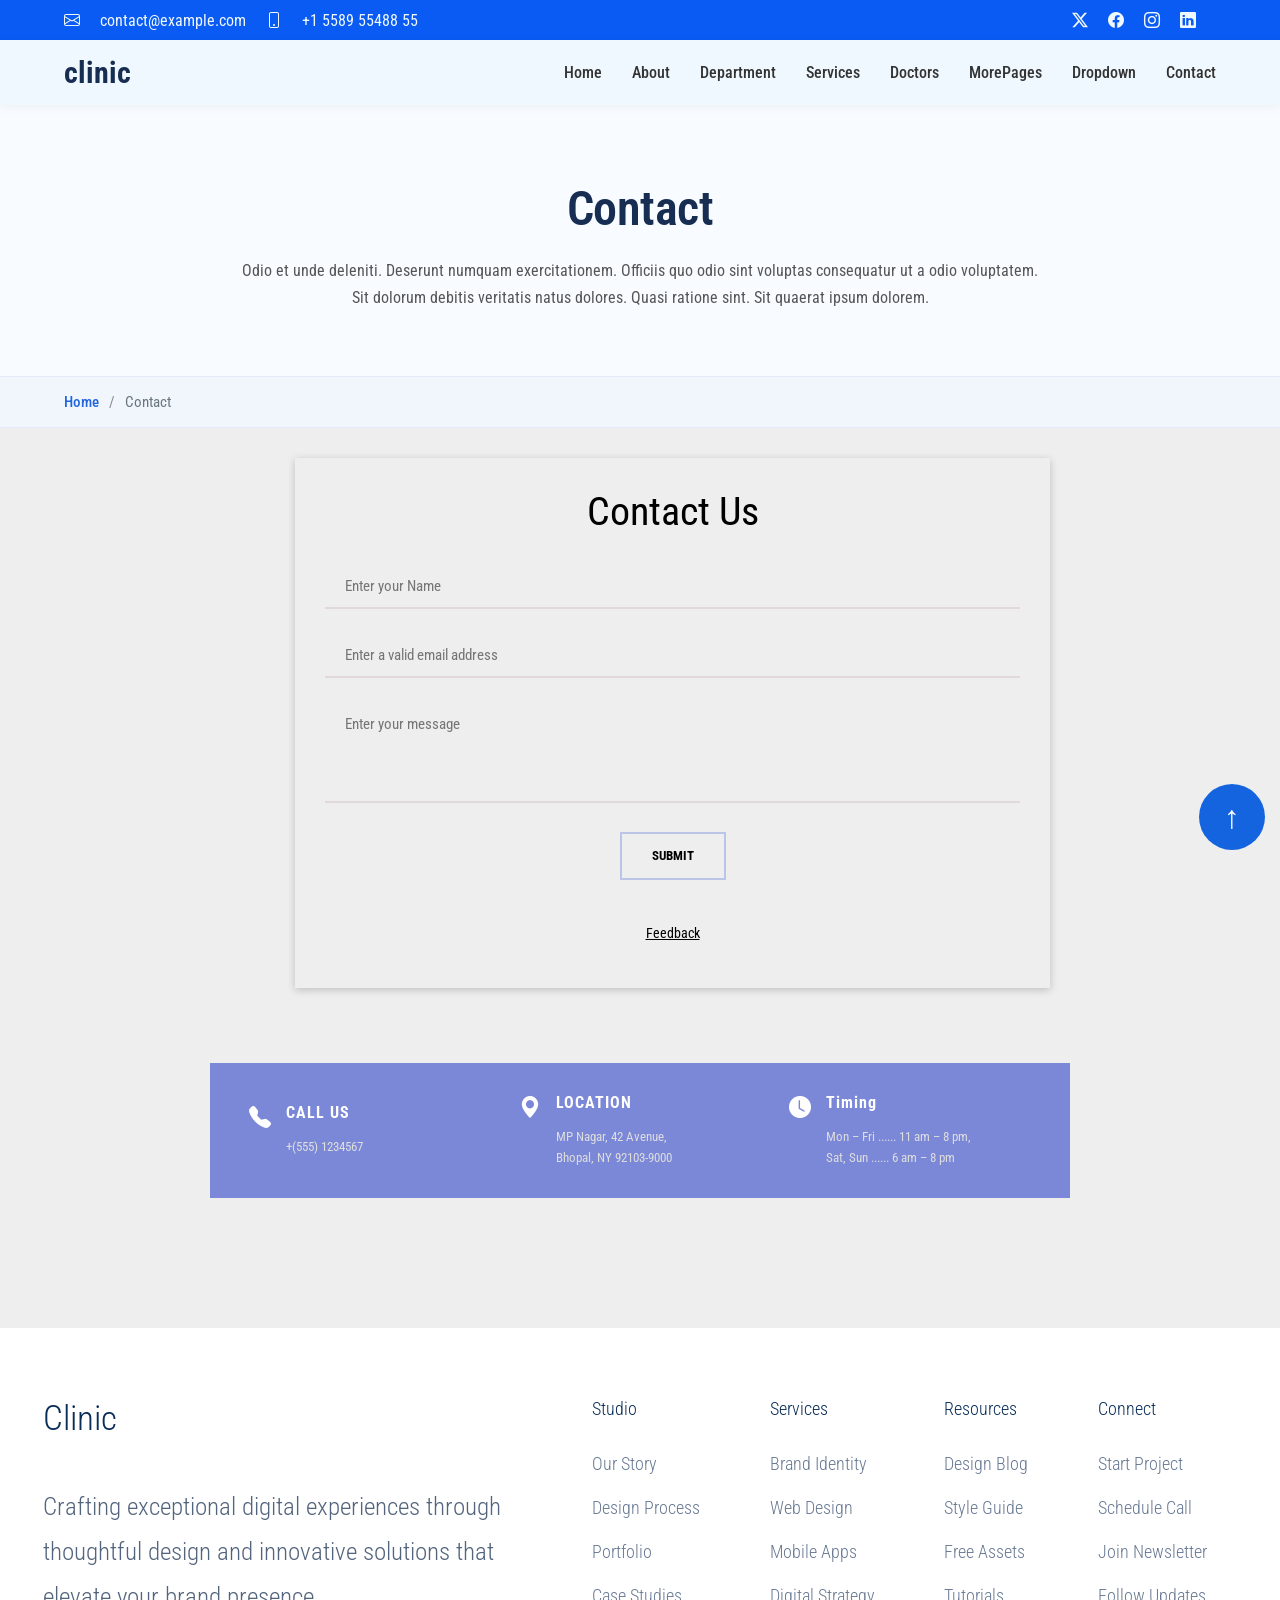
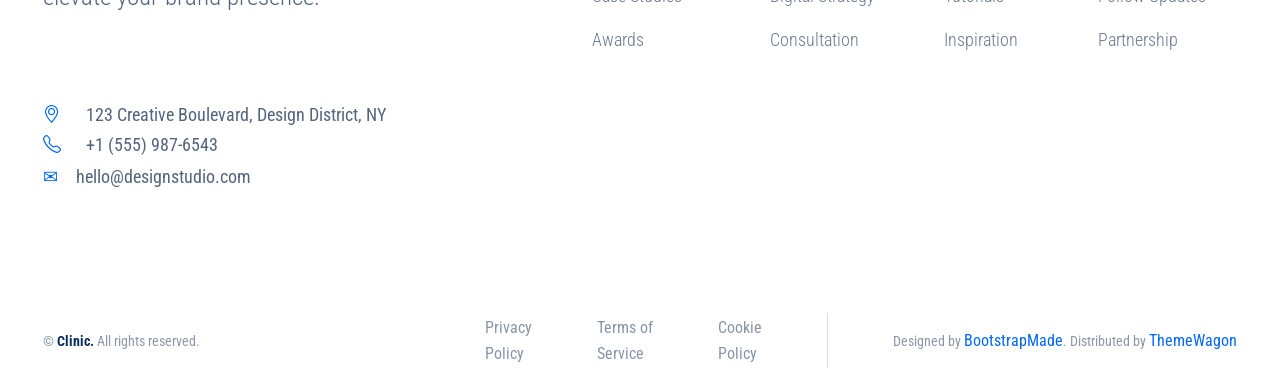
<file: Clinic-html-CSS/html/contact.html>
<!DOCTYPE html>
<html lang="en">
<head>
    <meta charset="UTF-8">
    <meta name="viewport" content="width=device-width, initial-scale=1.0">
    <title>Document</title>
    <link rel="stylesheet" href="../css/contact.css">
    
    <link
      rel="stylesheet"
      href="https://cdn.jsdelivr.net/npm/bootstrap-icons@1.13.1/font/bootstrap-icons.min.css"
    />
</head>
<body>

    <div id="heading">
      <div class="heading-text">
        <i class="bi bi-envelope"></i>contact@example.com
        <i class="bi bi-phone"></i>+1 5589 55488 55
      </div>
      <div class="icons">
        <i class="bi bi-twitter-x"></i>
        <i class="bi bi-facebook"></i>
        <i class="bi bi-instagram"></i>
        <i class="bi bi-linkedin"></i>
      </div>
    </div>

    <header id="header">
      <div id="navigation-bar">
        clinic
        <div id="menu-items">
          <a href="../index.html">Home</a>
          <a href="about.html">About</a>
          <a href="department.html">Department</a>
          <a href="services.html">Services</a>
          <a href="doctor.html">Doctors</a>
          <div class="dropdown">
            <a href="#">MorePages</a>
            <div class="dropdown-menu">
              <a href="#">Doctors Details</a>
              <a href="#">Appointment</a>
              <a href="#">Services</a>
              <a href="#">Department Details</a>
              <a href="#">More</a>
            </div>
          </div>
          <div class="dropdown">
          <a href="#">Dropdown</a>
          <div class="dropdown-menu">
            <a href="#">dropdown 1</a>
             <a href="#">dropdown 2</a>
              <a href="#">dropdown 3</a>
               <a href="#">dropdown 4</a>
                <a href="#">dropdown 5</a>
                 <a href="#">dropdown 6</a>
          </div>
          </div>
          <a href="contact.html">Contact</a>
        </div>
      </div>
    </header>

    <main>
        <section id="hero">
        <div id="main-about">
            <span>
            <h1>Contact</h1>
      <p>
        Odio et unde deleniti. Deserunt numquam exercitationem. Officiis quo
        odio sint voluptas consequatur ut a odio voluptatem. Sit dolorum debitis
        veritatis natus dolores. Quasi ratione sint. Sit quaerat ipsum dolorem.
      </p>
      </span>

        </div>
        </section>

        <div class="nav-center-item">
          <a href="../index.html">Home</a>

            <span>/</span>

            <span>Contact</span>

        </div>


        <!-- ============ -->
    <section class="contact-section">
        <div class="contact-container">
           
            <div class="contact-form">
                <h1>Contact Us</h1>
                <form>
                    <input type="text"
                           placeholder="Enter your Name"
                           required>
                    <input type="email"
                           placeholder="Enter a valid email address"
                           required>
                    <textarea placeholder="Enter your message"
                              required></textarea>
                    <button type="submit">
                        SUBMIT
                    </button>
                </form>
                <p class="image-credit">
                     <u>Feedback</u>
                </p>

            </div>
        </div>
        <div class="contact-info1"> 
            <div class="info-box">
                <i class="bi bi-telephone-fill"></i>
                <div>
                    <h3>CALL US</h3>
                    <p>
                        +(555) 1234567
                    </p>
                </div>
            </div>
            <div class="info-box">

                <i class="bi bi-geo-alt-fill"></i>
                <div>
                    <h3>LOCATION</h3>
                    <p>
                        MP Nagar, 42 Avenue,<br>
                        Bhopal, NY 92103-9000
                    </p>
                </div>
            </div>

            <div class="info-box">

                <i class="bi bi-clock-fill"></i>

                <div>
                    <h3>Timing</h3>

                    <p>
                        Mon – Fri ...... 11 am – 8 pm,<br>
                        Sat, Sun ...... 6 am – 8 pm
                    </p>
                </div>
            </div>
        </div>
    </section>

    <footer class="footer">
    <div class="footer-container">
        <div class="footer-about">

            <h2>Clinic</h2>

            <p>
                Crafting exceptional digital experiences through<br>
                thoughtful design and innovative solutions that<br>
                elevate your brand presence.
            </p>

            <div class="contact-info">

                <div class="contact-item1">
                    <span class="icon"><i class="bi bi-geo-alt"></i></span>
                    <span>123 Creative Boulevard, Design District, NY</span>
                </div>

                <div class="contact-item2">
                    <span class="icon"><i class="bi bi-telephone"></i></span>
                    <span>+1 (555) 987-6543</span>
                </div>

                <div class="contact-item3">
                    <span class="icon">✉</span>
                    <span>hello@designstudio.com</span>
                </div>

            </div>

        </div>
      
        <nav class="footer-nav">

           
            <div class="nav-column">
                <h3>Studio</h3>

                <a href="#">Our Story</a>
                <a href="#">Design Process</a>
                <a href="#">Portfolio</a>
                <a href="#">Case Studies</a>
                <a href="#">Awards</a>
            </div>
           
            <div class="nav-column">
                <h3>Services</h3>

                <a href="#">Brand Identity</a>
                <a href="#">Web Design</a>
                <a href="#">Mobile Apps</a>
                <a href="#">Digital Strategy</a>
                <a href="#">Consultation</a>
            </div>

            <div class="nav-column">
                <h3>Resources</h3>

                <a href="#">Design Blog</a>
                <a href="#">Style Guide</a>
                <a href="#">Free Assets</a>
                <a href="#">Tutorials</a>
                <a href="#">Inspiration</a>
            </div>

            <div class="nav-column">
                <h3>Connect</h3>

                <a href="#">Start Project</a>
                <a href="#">Schedule Call</a>
                <a href="#">Join Newsletter</a>
                <a href="#">Follow Updates</a>
                <a href="#">Partnership</a>
            </div>

        </nav>

    </div>

    <div class="footer-bottom">

        <div class="copyright">
            © <strong>Clinic.</strong> All rights reserved.
        </div>

        <div class="bottom-links">
            <a href="#">Privacy<br>Policy</a>
            <a href="#">Terms of<br>Service</a>
            <a href="#">Cookie<br>Policy</a>

            <span class="line"></span>

            <div class="designed">
                Designed by <a href="#">BootstrapMade</a>.
                Distributed by <a href="#">ThemeWagon</a>
            </div>
        </div>

        <div class="top-button">
            ↑
        </div>

    </div>

</footer>
    
</body>
</html>
</file>
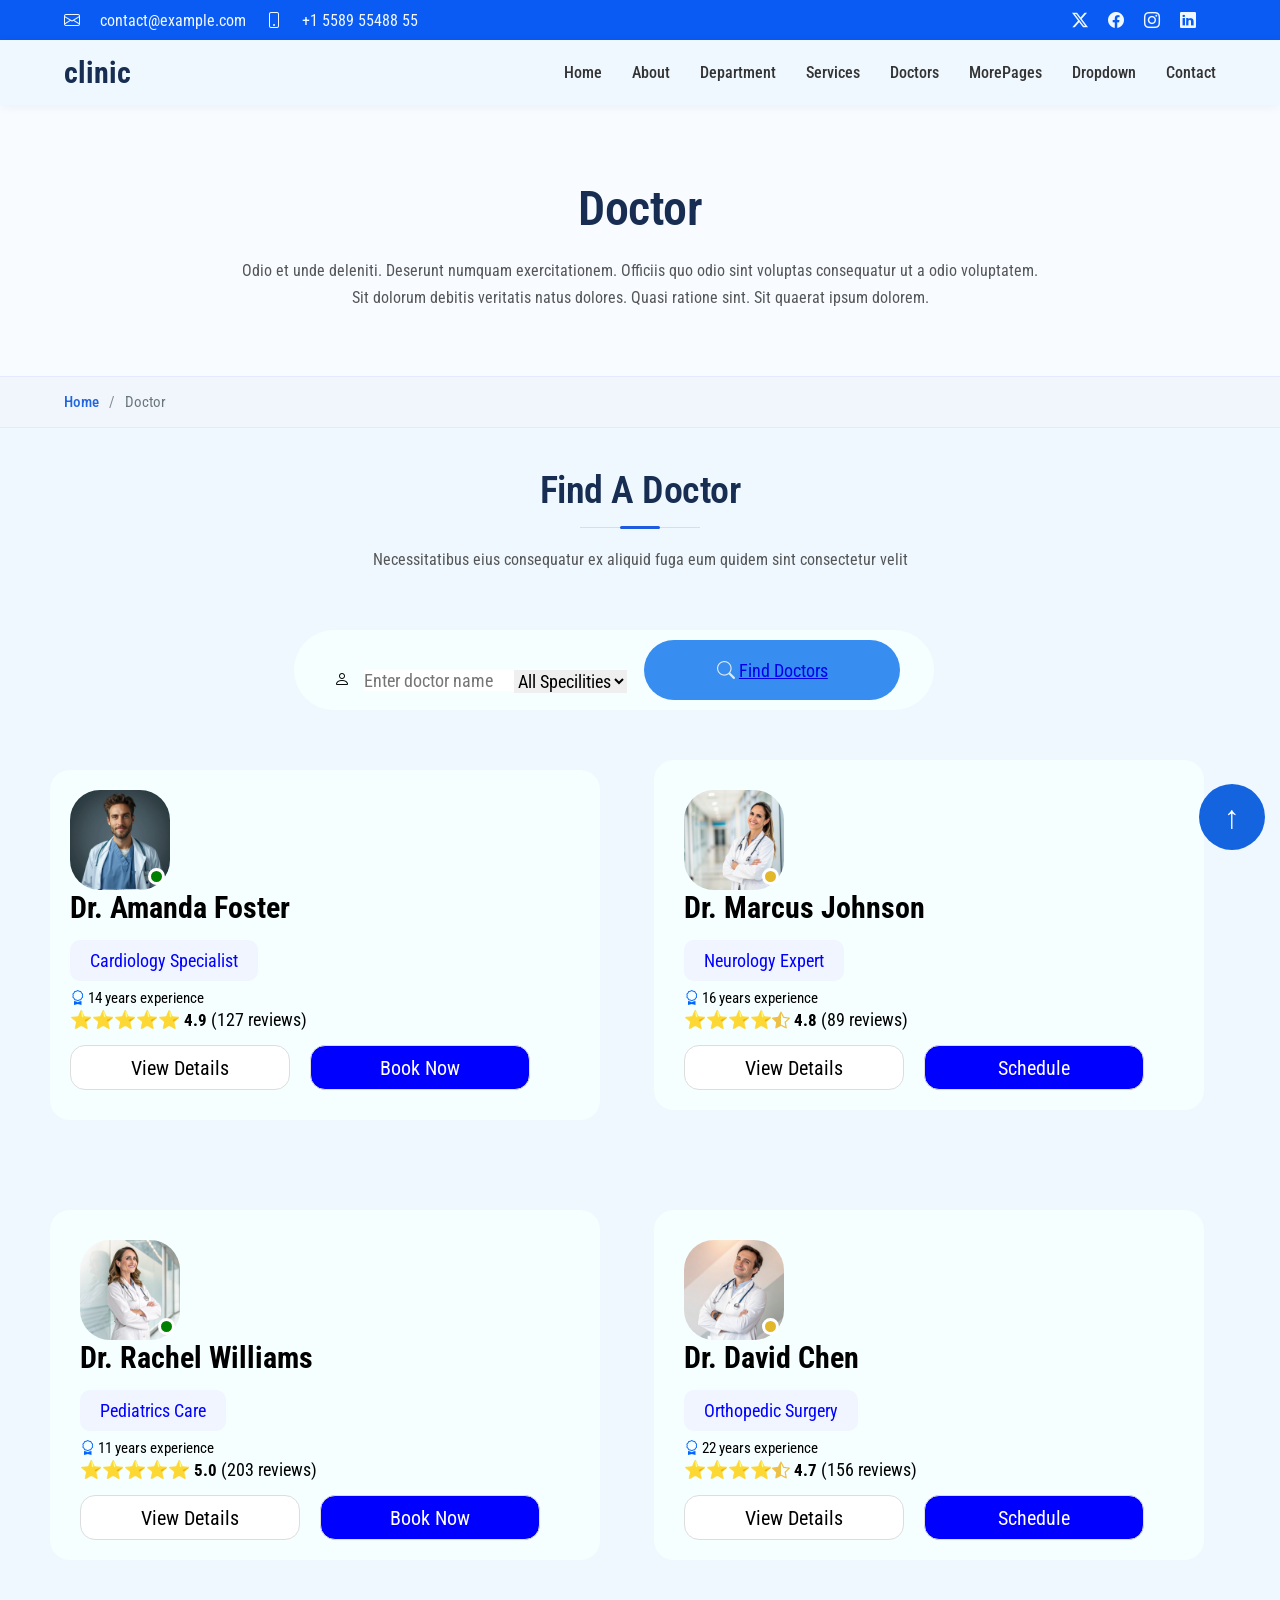
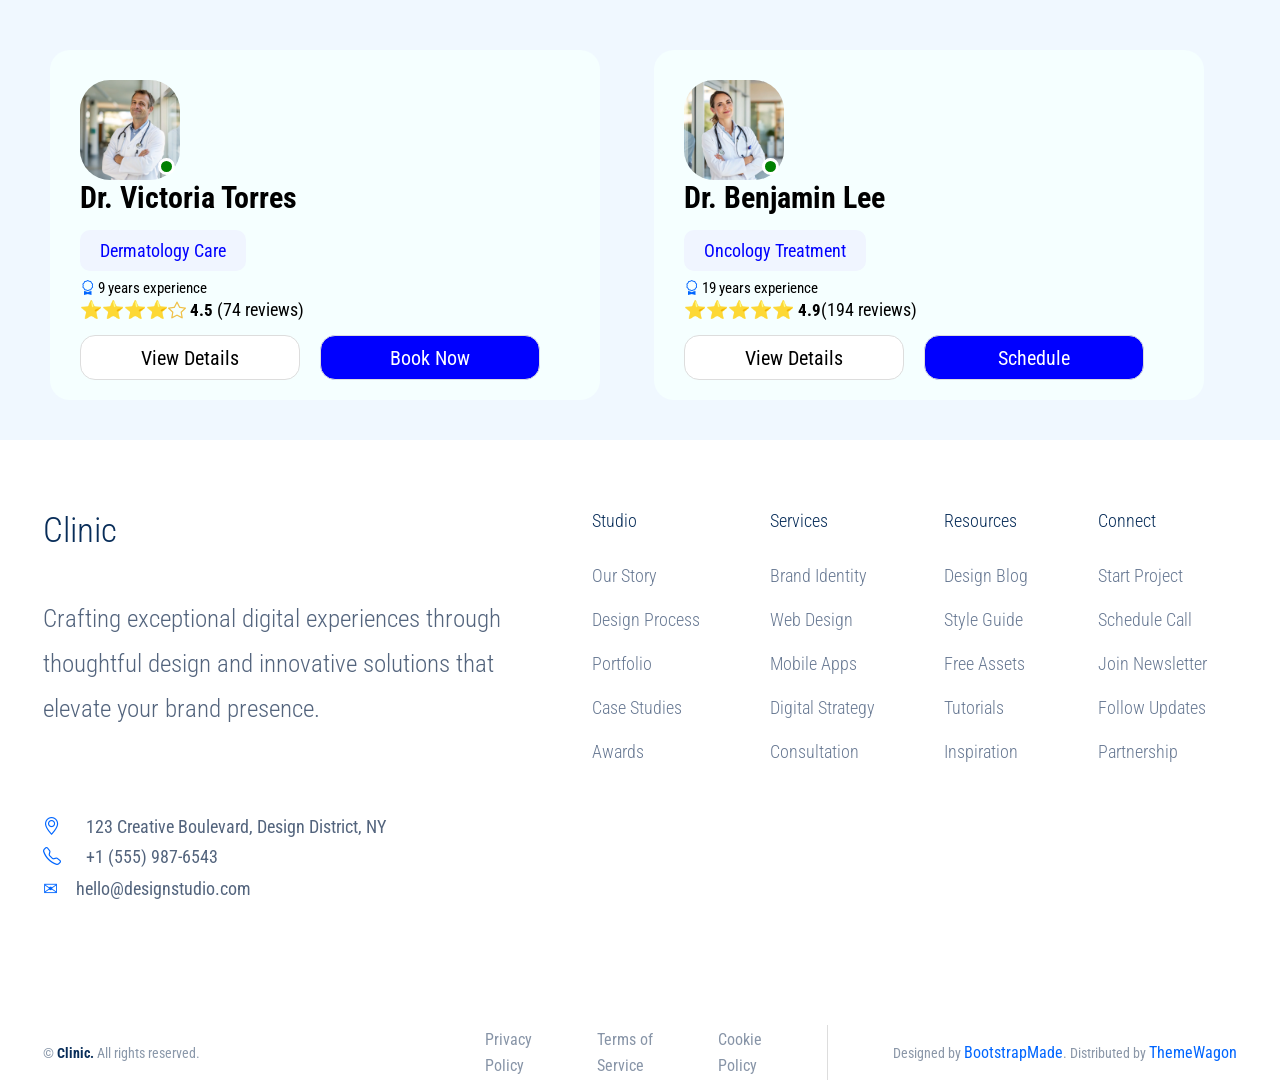
<file: Clinic-html-CSS/html/doctor.html>
<!DOCTYPE html>
<html lang="en">
<head>
    <meta charset="UTF-8">
    <meta name="viewport" content="width=device-width, initial-scale=1.0">
    <title>Document</title>
    <link rel="stylesheet" href="../css/doctor.css">

    <link
      rel="stylesheet"
      href="https://cdn.jsdelivr.net/npm/bootstrap-icons@1.13.1/font/bootstrap-icons.min.css"
    />
</head>
<body>

    <div id="heading">
      <div class="heading-text">
        <i class="bi bi-envelope"></i>contact@example.com
        <i class="bi bi-phone"></i>+1 5589 55488 55
      </div>
      <div class="icons">
        <i class="bi bi-twitter-x"></i>
        <i class="bi bi-facebook"></i>
        <i class="bi bi-instagram"></i>
        <i class="bi bi-linkedin"></i>
      </div>
    </div>

    <header id="header">
      <div id="navigation-bar">
        clinic
        <div id="menu-items">
          <a href="../index.html">Home</a>
          <a href="about.html">About</a>
          <a href="Department.html">Department</a>
          <a href="services.html">Services</a>
          <a href="doctor.html">Doctors</a>
         <div class="dropdown">
            <a href="#">MorePages</a>
            <div class="dropdown-menu">
              <a href="#">Doctors Details</a>
              <a href="#">Appointment</a>
              <a href="#">Services</a>
              <a href="#">Department Details</a>
              <a href="#">More</a>
            </div>
          </div>
          <div class="dropdown">
          <a href="#">Dropdown</a>
          <div class="dropdown-menu">
            <a href="#">dropdown 1</a>
             <a href="#">dropdown 2</a>
              <a href="#">dropdown 3</a>
               <a href="#">dropdown 4</a>
                <a href="#">dropdown 5</a>
                 <a href="#">dropdown 6</a>
          </div>
          </div>
          <a href="contact.html">Contact</a>
        </div>
      </div>
    </header>

    <main>
        <section id="hero">
        <div id="main-about">
            <span>
            <h1>Doctor</h1>
      <p>
        Odio et unde deleniti. Deserunt numquam exercitationem. Officiis quo
        odio sint voluptas consequatur ut a odio voluptatem. Sit dolorum debitis
        veritatis natus dolores. Quasi ratione sint. Sit quaerat ipsum dolorem.
      </p>
      </span>

        </div>
        </section>

        <div class="nav-center-item">
          <a href="../index.html">Home</a>

            <span>/</span>

            <span>Doctor</span>

        </div>


        <section class="find-doctor-section">
 
  <div class="section-title">
    <h2>Find A Doctor</h2>
    <div class="divider"></div>
    <p>Necessitatibus eius consequatur ex aliquid fuga eum quidem sint consectetur velit</p>
  </div>

  
</section>

        <br><br>

        <div class="find-doctor">
          <i class="bi bi-person"></i>
          <input type="text" name="name" id="name" placeholder="Enter doctor name">
          <select name="specilities" class="opt" >
            <option value="">All Specilities</option>
            <option value="">Cardiology</option>
            <option value="">Neurology</option>
            <option value="">Orthopedic</option>
            <option value="">pediatrics</option>
            <option value="">Dermatology</option>
            <option value="">Oncology</option>
          </select>

          <button class="btn-search"> <i class="bi bi-search"></i>
            <a href="doctor.html"> Find Doctors</a>
           </button>

        </div>
        <section>

          <div class="doctor">

    <div class="doctor-img">
        <img src="../assets/staff-2.webp" alt="Doctor">
        <span class="online"></span>
    </div>

    <div class="doctor-info">
        <h2>Dr. Amanda Foster</h2>

        <p class="speciality">Cardiology Specialist</p>

        <p class="experience"><i class="bi bi-award"></i> 14 years experience</p>

        <div class="rating">
            ⭐⭐⭐⭐⭐  <b>4.9</b>  (127 reviews)
        </div>

        <div class="buttons">
            <button>View Details</button>
            <button>Book Now</button>
        </div>
    </div>

</div>
      

<!-- ==================================== -->

<div class="doctor2">

    <div class="doctor-img2">
        <img src="../assets/staff-6.webp" alt="Doctor">
        <span class="online2"></span>
    </div>

    <div class="doctor-info2">
        <h2>Dr. Marcus Johnson</h2>

        <p class="speciality2">Neurology Expert</p>

        <p class="experience2"><i class="bi bi-award"></i> 16 years experience</p>

        <div class="rating2">
            ⭐⭐⭐⭐<i class="bi bi-star-half"></i>
              <b>4.8</b>  (89 reviews)
        </div>

        <div class="buttons2">
            <button>View Details</button>
            <button>Schedule</button>
        </div>
    </div>

</div>

<div class="doctor3">

    <div class="doctor-img3">
        <img src="../assets/staff-4.webp" alt="Doctor">
        <span class="online3"></span>
    </div>

    <div class="doctor-info3">
        <h2>Dr.  Rachel Williams</h2>

        <p class="speciality3">Pediatrics Care</p>

        <p class="experience3"><i class="bi bi-award"></i> 11 years experience</p>

        <div class="rating3">
            ⭐⭐⭐⭐⭐
            <b>5.0</b> (203 reviews)
        </div>

        <div class="buttons3">
            <button>View Details</button>
            <button>Book Now</button>
        </div>
    </div>

</div> 

<div class="doctor4">

    <div class="doctor-img4">
        <img src="../assets/staff-8.webp" alt="Doctor">
        <span class="online2"></span>
    </div>

    <div class="doctor-info4">
        <h2>Dr. David Chen</h2>

        <p class="speciality4">Orthopedic Surgery</p>

        <p class="experience4"><i class="bi bi-award"></i> 22 years experience</p>

        <div class="rating4">
            ⭐⭐⭐⭐<i class="bi bi-star-half"></i>
             <b>4.7</b>  (156 reviews)
        </div>

        <div class="buttons4">
            <button>View Details</button>
            <button>Schedule</button>
        </div>
    </div>

</div> 

<div class="doctor5">

    <div class="doctor-img5">
        <img src="../assets/staff-11 (1).webp" alt="Doctor">
        <span class="online5"></span>
    </div>

    <div class="doctor-info5">
        <h2>Dr. Victoria Torres</h2>

        <p class="speciality5">Dermatology Care</p>

        <p class="experience5"><i class="bi bi-award"></i> 9 years experience</p>

        <div class="rating5">
            ⭐⭐⭐⭐<i class="bi bi-star"></i>
              <b>4.5</b>  (74 reviews)
        </div>

        <div class="buttons5">
            <button>View Details</button>
            <button>Book Now</button>
        </div>
    </div>

</div> 

<div class="doctor6">

    <div class="doctor-img6">
        <img src="../assets/staff-14.webp" alt="Doctor">
        <span class="online6"></span>
    </div>

    <div class="doctor-info6">
        <h2>Dr. Benjamin Lee</h2>

        <p class="speciality6">Oncology Treatment</p>

        <p class="experience6"><i class="bi bi-award"></i> 19 years experience</p>

        <div class="rating6">
            ⭐⭐⭐⭐⭐
              <b>4.9</b>(194 reviews)
        </div>

        <div class="buttons6">
            <button>View Details</button>
            <button>Schedule</button>
        </div>
    </div>

</div> 
</section>

    <footer class="footer">
    <div class="footer-container">
        <div class="footer-about">
            <h2>Clinic</h2>
            <p>
                Crafting exceptional digital experiences through<br>
                thoughtful design and innovative solutions that<br>
                elevate your brand presence.
            </p>

            <div class="contact-info">

                <div class="contact-item1">
                    <span class="icon"><i class="bi bi-geo-alt"></i></span>
                    <span>123 Creative Boulevard, Design District, NY</span>
                </div>

                <div class="contact-item2">
                    <span class="icon"><i class="bi bi-telephone"></i></span>
                    <span>+1 (555) 987-6543</span>
                </div>

                <div class="contact-item3">
                    <span class="icon">✉</span>
                    <span>hello@designstudio.com</span>
                </div>

            </div>

        </div>


       
        <nav class="footer-nav">

           
            <div class="nav-column">
                <h3>Studio</h3>

                <a href="#">Our Story</a>
                <a href="#">Design Process</a>
                <a href="#">Portfolio</a>
                <a href="#">Case Studies</a>
                <a href="#">Awards</a>
            </div>
           
            <div class="nav-column">
                <h3>Services</h3>

                <a href="#">Brand Identity</a>
                <a href="#">Web Design</a>
                <a href="#">Mobile Apps</a>
                <a href="#">Digital Strategy</a>
                <a href="#">Consultation</a>
            </div>

            <div class="nav-column">
                <h3>Resources</h3>

                <a href="#">Design Blog</a>
                <a href="#">Style Guide</a>
                <a href="#">Free Assets</a>
                <a href="#">Tutorials</a>
                <a href="#">Inspiration</a>
            </div>

            <div class="nav-column">
                <h3>Connect</h3>

                <a href="#">Start Project</a>
                <a href="#">Schedule Call</a>
                <a href="#">Join Newsletter</a>
                <a href="#">Follow Updates</a>
                <a href="#">Partnership</a>
            </div>

        </nav>

    </div>

    <div class="footer-bottom">

        <div class="copyright">
            © <strong>Clinic.</strong> All rights reserved.
        </div>

        <div class="bottom-links">
            <a href="#">Privacy<br>Policy</a>
            <a href="#">Terms of<br>Service</a>
            <a href="#">Cookie<br>Policy</a>

            <span class="line"></span>

            <div class="designed">
                Designed by <a href="#">BootstrapMade</a>.
                Distributed by <a href="#">ThemeWagon</a>
            </div>
        </div>

        <div class="top-button">
            ↑
        </div>

    </div>

</footer>
    
</body>
</html>
</file>
<file: Clinic-html-CSS/css/index.css>
@import url("https://fonts.googleapis.com/css2?family=Roboto+Condensed:ital,wght@0,100..900;1,100..900&display=swap");
 * {
  margin: 0;
  padding: 0;
  font-family: "Roboto Condensed", -apple-system, BlinkMacSystemFont, "Segoe UI", sans-serif;
  box-sizing: border-box;
}

html, body {
    width: 100%;
    max-width: 100%;
    overflow-x: clip; 
    background-color: aliceblue;
}


#header {
    background-color: aliceblue;
    position: sticky;
    top: 0;
    width: 100%;
    display: flex;
    flex-direction: column;
    z-index: 1000;
    box-shadow: 0 2px 10px rgba(0, 0, 0, 0.05);
}

#heading{
    background-color: rgb(9, 91, 243);
    color: aliceblue;
    width: 100%;
    height: 40px;
    align-items: center;
    display: flex;
    justify-content: space-between;
    box-sizing: border-box;

    .heading-text{
        gap: 20px;
        display: flex;
        align-items: center;
        margin-left: 5%;
    }
    
    .icons{
        padding: 20px;
        gap: 20px;
        display: flex;
        align-items: center;
        margin-right: 5%;
    }
}

#navigation-bar {
    margin: 0;
    padding: 15px 5%;
    display: flex;
    justify-content: space-between;
    align-items: center;
    font-size: 30px;
    width: 100%;
    box-sizing: border-box;
    background-color: aliceblue;
    font-weight: bold;
    color: #172d52;
}

#menu-items {
    display: flex;
    justify-content: center;
    font-size: 16px;
    align-items: center;
    gap: 30px; 
}
#menu-items > a, 
.dropdown > a {
    text-decoration: none;
    color: #333;
    font-weight: 500;
    position: relative;
    padding: 8px 0;
    transition: color 0.3s ease;
}

#menu-items > a:hover, 
.dropdown:hover > a {
    color: rgb(9, 91, 243);
}

#menu-items > a::after, 
.dropdown > a::after {
    content: '';
    position: absolute;
    width: 0;
    height: 3px;
    bottom: 0;
    left: 0;
    background-color: rgb(9, 91, 243);
    transition: width 0.3s ease-in-out;
    border-radius: 2px;
}

#menu-items > a:hover::after, 
.dropdown:hover > a::after {
    width: 100%;
}

.dropdown {
    position: relative;
    display: inline-block;
}

.dropdown-menu {
    display: none;
    position: absolute;
    top: 100%;
    left: 0;
    background-color: whitesmoke;
    width: 180px;
    padding: 10px 0;
    box-shadow: 0 4px 12px rgba(0,0,0,0.1);
    border-radius: 8px;
    z-index: 1000;
}

.dropdown-menu a {
    display: block;
    padding: 10px 15px;
    color: black;
    text-decoration: none;
    text-align: left;
    font-size: 15px;
}

.dropdown-menu a:hover {
    background-color: #f0f5ff;
    color: rgb(9, 91, 243);
}

.dropdown-menu a::after {
    display: none;
}

.dropdown:hover .dropdown-menu {
    display: block;
}

#hero {
    width: 100%;
    min-height: calc(100vh - 100px);
    background-color: #c8def8;
    display: flex;
    align-items: center;
    justify-content: center;
    padding: 40px 0;
}

.hero-wrapper {
    width: 90%;
    max-width: 1300px;
    display: flex;
    align-items: center;
    justify-content: space-between;
    gap: 40px;
}

#hero-data {
    flex: 1;
    max-width: 650px;
    height: auto;
    margin-left: 0;
    display: flex;
    flex-direction: column;
}

#hero-data h1 {
    font-size: 50px;
    font-weight: bold;
    color: #172d52;
    line-height: 1.2;
}

#hero-data h1 #font-color {
    color: rgb(10, 90, 239);
    border-bottom: 3px solid rgb(10, 90, 239);
}

#hero-data p {
    font-size: 17px;
    color: #556068;
    line-height: 1.6;
    margin-top: 15px;
}

.hero-btn {
    display: flex;
    gap: 10px;
    margin-bottom: 15px;
}

.btn-care1 {
    width: auto;
    padding: 8px 16px;
    background-color: rgb(176, 189, 252);
    color: #2f8bf4;
    text-align: center;
    border-radius: 30px;
    font-size: 14px;
    font-weight: 500;
}

#text {
    display: flex;
    gap: 40px;
    margin: 30px 0;
}

#text h2 {
    color: rgb(72, 72, 243);
    font-size: 36px;
    margin: 0;
}

#text p {
    color: #69777b;
    font-size: 15px;
    margin: 0;
}

.btn12 {
    display: flex;
    gap: 15px;
    margin-bottom: 30px;
}

#btn1 {
    padding: 16px 32px;
    border-radius: 40px;
    background-color: rgb(59, 59, 218);
    color: aliceblue;
    border: none;
    font-size: 16px;
    cursor: pointer;
}

#btn2 {
    padding: 16px 32px;
    border-radius: 40px;
    background-color: aliceblue;
    color: rgb(59, 59, 218);
    border: rgb(59, 59, 218) solid 2px;
    font-size: 16px;
    cursor: pointer;
}

#btn2:hover {
    background-color: rgb(59, 59, 218);
    color: aliceblue;
}

.emergency-box {
    width: 100%;
    max-width: 480px;
    height: 100px;
    border: 1px solid #c7d9f5;
    border-radius: 18px;
    background: #f8fbff;
    display: flex;
    align-items: center;
    padding-left: 20px;
}

.phone-icon {
    width: 60px;
    height: 60px;
    background: #2166df;
    border-radius: 50%;
    display: flex;
    align-items: center;
    justify-content: center;
    flex-shrink: 0;
}

.phone-icon i {
    color: white;
    font-size: 24px;
}

.emergency-content {
    margin-left: 20px;
}

.emergency-title {
    font-size: 15px;
    color: #858b94;
    margin-bottom: 4px;
}

.emergency-number {
    font-size: 22px;
    font-weight: 700;
    color: #172c4f;
}

.hero-image-container {
    position: relative;
    width: 480px;
    height: 560px;
    flex-shrink: 0;
}

#about-image {
    width: 100%;
    height: 100%;
    overflow: hidden;
    border-radius: 20px;
}

#about-image img {
    width: 100%;
    height: 100%;
    object-fit: cover;
    object-position: center;
    display: block;
}

.availability-card {
    position: absolute;
    top: 30px;
    right: -30px; 
    background-color: white;
    padding: 16px 20px;
    width: 240px;
    border-radius: 15px;
    box-shadow: 0 10px 30px rgba(0, 0, 0, 0.12);
    display: flex;
    align-items: center;
    gap: 14px;
    z-index: 10;
}

.calendar-icon-box {
    width: 48px;
    height: 48px;
    background-color: #edf3ff; 
    border-radius: 12px;
    display: flex;
    align-items: center;
    justify-content: center;
    flex-shrink: 0;
}

.calendar-icon-box i {
    font-size: 24px;
    color: #2166df; 
}

.availability-info p {
    color: #6c757d;
    font-size: 12px;
    margin: 0;
}

.availability-info h3 {
    color: #1a365d;
    font-size: 15px;
    margin: 2px 0;
}

.availability-info .doctor-name {
    color: #8c929a;
    font-size: 11px;
}

#div-content {
    position: absolute;
    bottom: -15px; 
    left: -35px;  
    background-color: white;
    padding: 18px 22px;
    width: 160px;
    border-radius: 18px;
    box-shadow: 0 10px 30px rgba(0, 0, 0, 0.12);
    z-index: 10;
    text-align: left;
}

#div-content strong {
    color: rgb(245, 180, 0);
    font-size: 14px;
    display: block;
    margin-bottom: 4px;
}

#div-content p {
    font-size: 20px;
    font-weight: bold;
    color: #1a365d;
    margin: 0 0 2px 0;
}

#div-content span {
    font-size: 12px;
    color: #6c757d;
}

#section2 {
    width: 100%;
    padding: 80px 0;
    background-color: aliceblue;
    display: flex;
    justify-content: center;
}

.about-container {
    width: 90%;
    max-width: 1280px;
    display: flex;
    align-items: center;
    justify-content: space-between;
    gap: 60px;
}

.about-left {
    flex: 1;
    max-width: 620px;
}

.text-lower {
    font-size: 42px;
    font-weight: 300;
    line-height: 1.2;
    color: #172d52;
    margin-bottom: 25px;
}

.para1, .para2 {
    font-size: 16px;
    line-height: 1.7;
    color: #69777b;
    margin-bottom: 20px;
}

#num-text1 {
    display: flex;
    gap: 35px;
    margin: 35px 0 30px;
}

#num-text1 h2 {
    color: #1e5be0;
    font-size: 38px;
    font-weight: 400;
    margin-bottom: 5px;
}

#num-text1 p {
    color: #69777b;
    font-size: 14px;
    margin: 0;
}

#btn3 {
    padding: 16px 32px;
    border-radius: 8px;
    background-color: #1e5be0;
    color: white;
    border: none;
    font-size: 16px;
    font-weight: 500;
    cursor: pointer;
    transition: background 0.3s ease;
}

#btn3:hover {
    background-color: #1546b5;
}
.about-right {
    flex: 1;
    display: flex;
    justify-content: flex-end;
}

.about-image-wrapper {
    position: relative;
    width: 100%;
    max-width: 540px;
    height: 420px;
}

.about-image-wrapper img {
    width: 100%;
    height: 100%;
    object-fit: cover;
    border-radius: 20px;
    display: block;
}

.badge-trusted {
    position: absolute;
    top: 20px;
    right: -20px;
    background-color: #1e5be0;
    color: white;
    padding: 18px 22px;
    border-radius: 14px;
    text-align: center;
    box-shadow: 0 10px 25px rgba(30, 91, 224, 0.25);
    z-index: 10;
}

.badge-trusted h3 {
    font-size: 24px;
    margin: 0;
    font-weight: 700;
}

.badge-trusted p {
    font-size: 12px;
    margin: 4px 0 0;
    opacity: 0.9;
}
.badge-emergency {
    position: absolute;
    bottom: -25px;
    left: -30px;
    background-color: white;
    padding: 16px 20px;
    border-radius: 16px;
    display: flex;
    align-items: center;
    gap: 15px;
    box-shadow: 0 10px 30px rgba(0, 0, 0, 0.1);
    z-index: 10;
    max-width: 300px;
}

.heart-icon-box {
    width: 48px;
    height: 48px;
    background-color: #edf3ff;
    border-radius: 12px;
    display: flex;
    align-items: center;
    justify-content: center;
    flex-shrink: 0;
}

.heart-icon-box i {
    font-size: 22px;
    color: #1e5be0;
}

.emergency-text h4 {
    color: #172d52;
    font-size: 15px;
    margin: 0 0 2px;
    font-weight: 700;
}

.emergency-text p {
    color: #69777b;
    font-size: 12px;
    margin: 0;
}
.section-title {
    text-align: center;
    padding: 40px 20px 20px;
}

.section-title h2 {
    font-size: 38px;
    font-weight: 600;
    color: #172d52;
    margin-bottom: 15px;
    letter-spacing: -0.5px;
}

.section-title .divider {
    position: relative;
    width: 120px;
    height: 1px;
    background-color: #ddd;
    margin: 0 auto 20px;
}

.section-title .divider::after {
    content: '';
    position: absolute;
    width: 40px;
    height: 3px;
    background-color: #1e5be0; 
    top: -1px;
    left: 50%;
    transform: translateX(-50%);
    border-radius: 2px;
}

.section-title p {
    font-size: 16px;
    color: #545556;
    margin: 0;
    line-height: 1.5;
}
#3section{
    width: 40%;
    height: 80%;
}
.SpecializedCare{
    
    display: inline-block;
    background-color: rgb(245, 255, 255);
    height: 800px;
    width: 550px;
    border-radius: 20px;
    text-align: left;     
    margin: 88px 30px 0;
    padding: 0 24px;
}
    .btn-care{   
        width: 170px;
        height: 40px;
        background-color: rgb(202, 208, 239);
        margin: 10px 10px 10px 0;
        padding: 10px;
        color: #378df0;
        text-align: center;
        border-radius: 30px;
        font-family: 'Franklin Gothic Medium', 'Arial Narrow', Arial, sans-serif;
    }
  .SpecializedCare  span{
       
        margin-top: 50px;   
        font-size: 30px;
    }
  .SpecializedCare > p{
        
        font-size: 17px;
        line-height: 1.7;
    }
    .SpecializedCare ul{
        text-align: left;
        padding-left: 30px;
    }
    .SpecializedCare li{
        font-size: 18px;
        margin: 15px 0;
        list-style: none;
    }
    .SpecializedCare li i{
        color: #378df0;
        font-size: 25px;
        margin-right: 15px;
    }
    


#img1{
    margin: 0;
    padding: 0;
        margin-top:210px;
        margin-right: 50px;
        transform: translateX(-26px);
        width:550px;
        height: 300px;
        background-image: url(../assets/image.png) ;
        object-fit:cover;
        background-position: center;
        background-repeat: no-repeat;
        border-radius: 0 0 20px 20px;
        
    }
.ExpertCare{
    display: inline-block;
    background-color: rgb(245, 255, 255);
    height: 780px;
    width: 550px;
    border-radius: 20px;
    text-align: left;
    margin: 28px 45px  0;
    padding: 0px 24px;

}
    .btn1-care{
        width: 170px;
        height: 40px;
        background-color: rgb(202, 208, 239);
        margin: 10px 10px 10px 0;
        padding: 10px;
        color: #378df0;
        text-align: center;
        border-radius: 20px;
        font-family: 'Franklin Gothic Medium', 'Arial Narrow', Arial, sans-serif;
    }
  .ExpertCare  span{
        font-size: 30px;
        border-radius: 20px;
    }
   .ExpertCare  p{
        font-size: 17px;
        line-height: 1.7;
    }
    .ExpertCare ul{
        text-align: left;
        padding-left: 30px;
    }
    .ExpertCare li{
        font-size: 18px;
        margin: 15px 0;
        list-style: none;
    }
    .ExpertCare li i{
        color: #378df0;
        font-size: 25px;
        margin-right: 15px;
    }


#img2{
    
        margin-top:230px; 
        transform: translateX(-26px);
        width: 550px;
        height: 300px;
        background-image: url(../assets/neurology-4.webp) ;
        object-fit:cover;
        background-position: center;
        background-repeat: no-repeat;
        border-radius: 0 0 20px 20px;
        
    }
    .orthopedic-surgery{
        height: 700px;
        width: 380px;
        background-color: rgb(245, 255, 255);
        display:inline-block;
        border: #e0e9ec 1px solid;
        border-radius: 15px;
        margin-left: 2%;
        padding: 10px;
        align-items: center;
        line-height: 1.75;
        font-size: 20px;
        span ul li{
            list-style: none;
            line-height: 2.75;
        }
       
        
    }

    .icon-box{
        width: 100px;
        height: 100px;
        background-color: #1769e0;
        border-radius: 50%;
        color: white;
        font-size: 40px;
        display: flex;
        align-items: center;
        justify-content: center;
    }
    .Pediatric-Care{
        height: 700px;
        width: 380px;
        background-color: rgb(245, 255, 255);
        display: inline-block;
        border: #e0e9ec 1px solid;
        border-radius: 15px;
        margin-left: 2%;
        padding: 10px;
        margin: 80px 10px;
        align-items: center;
        line-height: 1.75;
        font-size: 20px;
        span ul li{
            list-style: none;
            line-height: 2.75;
        }
       
        
    }

    .icon-box2{
        width: 100px;
        height: 100px;
        background-color: #1769e0;
        border-radius: 50%;
        color: white;
        font-size: 40px;
        display: flex;
        align-items: center;
        justify-content: center;
    }
.Cancer-Treatment{
        height: 700px;
        width: 380px;
        background-color: rgb(245, 255, 255);
        display: inline-block;
        border: #e0e9ec 1px solid;
        border-radius: 15px;
        margin-left: 3%;
        padding: 15px;
        margin: 50px 10px;
        align-items: center;
        line-height: 1.75;
        font-size: 20px;
        span ul li{
            list-style: none;
            line-height: 2.75;
            align-items: center;
        }
       
    }

    .icon-box3{
        width: 100px;
        height: 100px;
        background-color: #1769e0;
        border-radius: 50%;
        color: white;
        font-size: 40px;
        display: flex;
        align-items: center;
        justify-content: center;
    }
#blue-text{
    width: 90%;
    height: 40%;
    background-color: #1769e0;
    color: #e0e9ec;
    margin: 40px;
    padding: 40px;
    border-radius: 25px;
    display: inline-block;
    
}
#blue-text button{
        padding: 15px;
        width: 20%;
        height: 70px;
        display: inline-block;
        background-color: white;
        border: #e0e9ec;
        color: #1769e0;
        border-radius: 40px;
        
    }
    .center-text2{
    
    hr{
    
        width: 10%;
        margin-left: 45%;
    }
    h1{
        font-size: 50px;
        margin-left: 38%;
       
    }
    p{
        font-size:23px ;
        margin-right: 20px;
        margin-left: 32%;
    }
}

.healthcare-section {
    display: flex;
    justify-content: space-between;
    align-items: flex-start;
    gap: 50px;
    max-width: 1300px;
    margin: 80px auto;
    padding: 0 20px;
}
.healthcare-left {
    flex: 1;
    max-width: 700px;
}

#img-consultant {
    width: 100%;
    height: 380px;
    position: relative;
    border-radius: 20px;
    overflow: hidden;
}

#img-consultant img {
    width: 100%;
    height: 100%;
    object-fit: cover;
    object-position: center;
    display: block;
}

.emergency-badge {
    position: absolute;
    top: 20px;
    left: 20px;
    background: white;
    padding: 10px 20px;
    border-radius: 30px;
    display: flex;
    align-items: center;
    gap: 10px;
    font-weight: 500;
    box-shadow: 0 4px 10px rgba(0,0,0,0.1);
}

.emergency-badge i {
    color: #2166df;
}

.healthcare-text {
    margin-top: 30px;
}

.healthcare-text h1 {
    font-size: 32px;
    color: #2c3e50;
    margin-bottom: 15px;
}

.healthcare-text p {
    color: #555;
    line-height: 1.6;
    margin-bottom: 20px;
}

.explore-link {
    color: #2166df;
    text-decoration: none;
    font-weight: 600;
}

.explore-link:hover {
    text-decoration: underline;
}

.healthcare-right {
    flex: 1;
    display: flex;
    flex-direction: column;
    gap: 30px;
}

.service-card {
    display: flex;
    align-items: flex-start;
    gap: 20px;
}

.icon-circle {
    width: 60px;
    height: 60px;
    background-color: #edf3ff;
    border-radius: 50%;
    display: flex;
    align-items: center;
    justify-content: center;
    flex-shrink: 0;
}

.icon-circle i {
    font-size: 26px;
    color: #2166df;
}

.service-content h2 {
    font-size: 20px;
    color: #2c3e50;
    margin-bottom: 8px;
}

.service-content p {
    font-size: 14px;
    color: #666;
    line-height: 1.5;
    margin-bottom: 8px;
}

.learn-more {
    font-size: 14px;
    color: #2166df;
    text-decoration: none;
    font-weight: 500;
}

.learn-more:hover {
    text-decoration: underline;
}
#Material-care{
    margin: 80px 20px 80px 80px;
    width: 150px;
    height: 150px;
    display: flex;
    justify-content: space-around;
    background-image: url(../assets/maternal-2.webp) ;
    border-radius: 50%;
    object-fit:contain;
    background-repeat: no-repeat;
    background-position:center;
    background-size: cover;
    display: inline-block;
    span h3{
        margin-top: 160px
    }
}
#Material-care:hover{
    transform: translateY(-10px);
    transition: transform 1s;

}
#Vaccination{
    margin: 80px 20px 80px 100px;
    width: 150px;
    height: 150px;
    display: flex;
    justify-content: space-around;
    background-image: url(../assets/vaccination-3.webp) ;
    border-radius: 50%;
    object-fit:contain;
    background-repeat: no-repeat;
    background-position:center;
    background-size: cover;
    display: inline-block;
    span h3{
        margin-top: 165px
    }
}

#Vaccination:hover{
    transform: translateY(-10px);
    transition: transform 1s;    
}
#Emergency-Care{
    margin: 80px 20px 80px 150px;
    width: 150px;
    height: 150px;
    display: flex;
    justify-content: space-around;
    background-image: url(../assets/emergency-1.webp) ;
    border-radius: 50%;
    object-fit:contain;
    background-repeat: no-repeat;
    background-position:center;
    background-size: cover;
    display: inline-block;
    span h3{
        margin-top: 160px
    }
}

#Emergency-Care:hover{
    transform: translateY(-10px);
    transition: transform 1s;    
}
#Advanced-Technology{
    margin: 80px 20px 80px 160px;
    width: 150px;
    height: 150px;
    display: flex;
    justify-content: space-around;
    background-image: url(../assets/facilities-6.webp) ;
    display: inline-block;
    border-radius: 50%;
    object-fit:contain;
    background-repeat: no-repeat;
    background-position:center;
    background-size: cover;
    span h3{
        margin-top: 160px
    }
}
#Advanced-Technology:hover{
    transform: translateY(-10px);
    transition: transform 1s;    
}

.center-text3{
    #health{
            margin-left: 20%;
        }
        #search{
            margin-left: 20%;
        }
    
    hr{
    
        width: 10%;
        margin-left: 42%;
    }
    h1{
        font-size: 50px;
        margin-left: 36%;
        
       
    }
    p{
        font-size:23px ;
        margin-right: 20px;
        margin-left: 21%;
    }
}

.find-doctor {
    width: 60%;
    height: 40px;
    padding: 40px;
    background-color: rgb(245, 255, 255);
    border-radius: 80px;
    margin-left: 23%;
    display: flex;
    position: relative;
    background-position: center;
    
    #name{
        
         font-size: 18px;
         margin-bottom: 90px;
         position: absolute;
         transform: translateX(20px);
         border-style: none;
    }
    .opt{
        margin-left: 50px;
        border: none;
        font-size: 18px;
        margin-bottom: 90px;
         position: absolute;
         transform: translateX(170px);
    
    }
    .btn-search{
        background-color: #378df0;
        color: #e0e9ec;
        border-radius: 30px;
        width: 40%;
        height: 60px;
        padding: 10px ;
        transform: translateX(360px);   
        align-items: center;   
        font-size: 18px;
        border: #1769e0;
         position: absolute;
         bottom: 10px;
    }
}
.btn-search:hover{
    background-color: #0066ff;
    color: #eaf3ff;
}
.btn-search:active{
    background-color: #0066ff;
    color: #eaf3ff;

}
 .doctor {
    display: flex;
    align-items: flex-start;
    gap: 40px;
    width: 550px;
    height: 350px;
    padding: 20px;
    background-color:rgb(245, 255, 255) ;
    border-radius: 20px;
    margin: 50px 0 40px 50px;
    display: inline-block;
 }
    .doctor:hover{
    border: 1px solid rgb(198, 198, 248);
    background-color: white;
} 
.doctor-img {
    position: relative;
    width: 100px;
    height: 100px;
    flex-shrink: 0;
}

.doctor-img img {
    width: 100%;
    height: 100%;
    object-fit: cover;
    border-radius: 30px;
}


.online {
    position: absolute;
    right: 5px;
    bottom: 5px;
    width: 17px;
    height: 17px;
    background-color:green;
    border: 3px solid white;
    border-radius: 50%;
}

.doctor-info {
    flex: 1;
}

.doctor-info h2 {
    margin: 0 0 15px;
    font-size: 30px;
}

.speciality {
    display: inline-block;
    padding: 10px 20px;
    color: blue;
    font-size: 18px;
    background-color: #f0f5ff;
    border-radius: 10px;
}

.experience {
    font-size: 15px;
    margin-top: 8px;
    i{
        color: #0066ff;
    }
}

.rating {
    font-size: 18px;
    margin-top: 2px;
}

.rating b {
    font-size: 17px;
}

.buttons {
    display: flex;
    gap: 20px;
    margin-top: 15px;
}

.buttons button {
    width: 220px;
    height: 45px;
    border-radius: 15px;
    border: 1px solid #ddd;
    background-color: white;
    font-size: 20px;
}

.buttons button:last-child {
    background-color: blue;
    color: white;
}

.doctor2 {
    display: flex;
    align-items: flex-start;
    gap: 40px;
    width: 550px;
    height: 350px;
    padding: 30px;
    background-color:rgb(245, 255, 255) ;
    border-radius: 20px;
    margin: 50px 0 40px 50px;
    display: inline-block;
}
    .doctor2:hover{
    border: 1px solid rgb(198, 198, 248);
    background-color: white;
} 



.doctor-img2 {
    position: relative;
    width: 100px;
    height: 100px;
    flex-shrink: 0;
    
}

.doctor-img2 img {
    width: 100%;
    height: 100%;
    object-fit: cover;
    border-radius: 30px;
}


.online2 {
    position: absolute;
    right: 5px;
    bottom: 5px;
    width: 17px;
    height: 17px;
    background-color:  rgb(226, 183, 42);
    border: 3px solid white;
    border-radius: 50%;
}


.doctor-info2 {
    flex: 1;
}

.doctor-info2 h2 {
    margin: 0 0 15px;
    font-size: 30px;
}

.speciality2 {
    display: inline-block;
    padding: 10px 20px;
    color: blue;
    font-size: 18px;
    background-color: #f0f5ff;
    border-radius: 10px;
}

.experience2 {
    font-size: 15px;
    margin-top: 8px;
    i{
        color: #0066ff;
    }
}

.rating2 {
    font-size: 18px;
    margin-top: 2px;
    i{
        color: rgb(239, 192, 71);

    }
}

.rating2 b {
    font-size: 17px;
}

.buttons2 {
    display: flex;
    gap: 20px;
    margin-top: 15px;
}

.buttons2 button {
    width: 220px;
    height: 45px;
    border-radius: 15px;
    border: 1px solid #ddd;
    background-color: white;
    font-size: 20px;
}

.buttons2 button:last-child {
    background-color: blue;
    color: white;
}  

/* ================== */
.doctor3 {
    display: flex;
    align-items: flex-start;
    gap: 40px;
   width: 550px;
    height: 350px;
    padding: 30px;
    background-color:rgb(245, 255, 255) ;
    border-radius: 20px;
    margin: 50px 0 40px 50px;
    display: inline-block;
}
    .doctor3:hover{
    border: 1px solid rgb(198, 198, 248);
    background-color: white;
} 



.doctor-img3 {
    position: relative;
    width: 100px;
    height: 100px;
    flex-shrink: 0;
    
}

.doctor-img3 img {
    width: 100%;
    height: 100%;
    object-fit: cover;
    border-radius: 30px;
}


.online3 {
    position: absolute;
    right: 5px;
    bottom: 5px;
    width: 17px;
    height: 17px;
    background-color:  green;
    border: 3px solid white;
    border-radius: 50%;
}


.doctor-info3 {
    flex: 1;
}

.doctor-info3 h2 {
    margin: 0 0 15px;
    font-size: 30px;
}

.speciality3 {
    display: inline-block;
    padding: 10px 20px;
    color: blue;
    font-size: 18px;
    background-color: #f0f5ff;
    border-radius: 10px;
}

.experience3 {
    font-size: 15px;
    margin-top: 8px;
    i{
        color: #0066ff;
    }
}

.rating3 {
    font-size: 18px;
    margin-top: 2px;
    
}

.rating3 b {
    font-size: 17px;
}

.buttons3 {
    display: flex;
    gap: 20px;
    margin-top: 15px;
}

.buttons3 button {
    width: 220px;
    height: 45px;
    border-radius: 15px;
    border: 1px solid #ddd;
    background-color: white;
    font-size: 20px;
}

.buttons3 button:last-child {
    background-color: blue;
    color: white;
}
/* ===================== */
.doctor4 {
    display: flex;
    align-items: flex-start;
    gap: 40px;
   width: 550px;
    height: 350px;
    padding: 30px;
    background-color:rgb(245, 255, 255) ;
    border-radius: 20px;
    margin: 50px 0 40px 50px;
    display: inline-block;
}
    .doctor4:hover{
    border: 1px solid rgb(198, 198, 248);
    background-color: white;
} 



.doctor-img4 {
    position: relative;
    width: 100px;
    height: 100px;
    flex-shrink: 0;
    
}

.doctor-img4 img {
    width: 100%;
    height: 100%;
    object-fit: cover;
    border-radius: 30px;
}


.online4 {
    position: absolute;
    right: 5px;
    bottom: 5px;
    width: 17px;
    height: 17px;
    background-color:  rgb(70, 69, 67);
    border: 3px solid white;
    border-radius: 50%;
}


.doctor-info4 {
    flex: 1;
}

.doctor-info4 h2 {
    margin: 0 0 15px;
    font-size: 30px;
}

.speciality4 {
    display: inline-block;
    padding: 10px 20px;
    color: blue;
    font-size: 18px;
    background-color: #f0f5ff;
    border-radius: 10px;
}

.experience4 {
    font-size: 15px;
    margin-top: 8px;
    i{
        color: #0066ff;
    }
}

.rating4 {
    font-size: 18px;
    margin-top: 2px;
    i{
        color: rgb(239, 192, 71);

    }
}

.rating4 b {
    font-size: 17px;
}

.buttons4 {
    display: flex;
    gap: 20px;
    margin-top: 15px;
}

.buttons4 button {
    width: 220px;
    height: 45px;
    border-radius: 15px;
    border: 1px solid #ddd;
    background-color: white;
    font-size: 20px;
}

.buttons4 button:last-child {
    background-color: blue;
    color: white;
}
/* ===================== */
.doctor5 {
    display: flex;
    align-items: flex-start;
    gap: 40px;
    width: 550px;
    height: 350px;
    padding: 30px;
    background-color:rgb(245, 255, 255) ;
    border-radius: 20px;
    margin: 50px 0 40px 50px;
    display: inline-block;
}
    .doctor5:hover{
    border: 1px solid rgb(198, 198, 248);
    background-color: white;
} 



.doctor-img5 {
    position: relative;
    width: 100px;
    height: 100px;
    flex-shrink: 0;
    
}

.doctor-img5 img {
    width: 100%;
    height: 100%;
    object-fit: cover;
    border-radius: 30px;
}


.online5 {
    position: absolute;
    right: 5px;
    bottom: 5px;
    width: 17px;
    height: 17px;
    background-color:  green;
    border: 3px solid white;
    border-radius: 50%;
}


.doctor-info5 {
    flex: 1;
}

.doctor-info5 h2 {
    margin: 0 0 15px;
    font-size: 30px;
}

.speciality5 {
    display: inline-block;
    padding: 10px 20px;
    color: blue;
    font-size: 18px;
    background-color: #f0f5ff;
    border-radius: 10px;
}

.experience5 {
    font-size: 15px;
    margin-top: 8px;
    i{
        color: #0066ff;
    }
}

.rating5 {
    font-size: 18px;
    margin-top: 2px;
    i{
        color: rgb(239, 192, 71);

    }
}

.rating5 b {
    font-size: 17px;
}

.buttons5 {
    display: flex;
    gap: 20px;
    margin-top: 15px;
}

.buttons5 button {
    width: 220px;
    height: 45px;
    border-radius: 15px;
    border: 1px solid #ddd;
    background-color: white;
    font-size: 20px;
}

.buttons5 button:last-child {
    background-color: blue;
    color: white;
}

/* ===================== */
.doctor6 {
    display: flex;
    align-items: flex-start;
    gap: 40px;
    width: 550px;
    height: 350px;
    padding: 30px;
    background-color:rgb(245, 255, 255) ;
    border-radius: 20px;
    margin: 50px 0 40px 50px;
    display: inline-block;
}
.doctor6:hover{
    border: 1px solid rgb(198, 198, 248);
    background-color: white;
} 


.doctor-img6 {
    position: relative;
    width: 100px;
    height: 100px;
    flex-shrink: 0;
    
}

.doctor-img6 img {
    width: 100%;
    height: 100%;
    object-fit: cover;
    border-radius: 30px;
}


.online6 {
    position: absolute;
    right: 5px;
    bottom: 5px;
    width: 17px;
    height: 17px;
    background-color:  green;
    border: 3px solid white;
    border-radius: 50%;
}


.doctor-info6 {
    flex: 1;
}

.doctor-info6 h2 {
    margin: 0 0 15px;
    font-size: 30px;
}

.speciality6 {
    display: inline-block;
    padding: 10px 20px;
    color: blue;
    font-size: 18px;
    background-color: #f0f5ff;
    border-radius: 10px;
}

.experience6 {
    font-size: 15px;
    margin-top: 8px;
    i{
        color: #0066ff;
    }
}

.rating6 {
    font-size: 18px;
    margin-top: 2px;
    
}

.rating6 b {
    font-size: 17px;
}

.buttons6 {
    display: flex;
    gap: 20px;
    margin-top: 15px;
}

.buttons6 button {
    width: 220px;
   height: 45px;
    border-radius: 15px;
    border: 1px solid #ddd;
    background-color: white;
    font-size: 20px;
}

.buttons6 button:last-child {
    background-color: blue;
    color: white;
}

#btn-viewmore{
    display: flex;
    justify-content: center;
    button{
         padding: 20px;
         margin: 20px 0 40px;
        width: 220px;
        background-color: #e0e9ec;
        color: #1769e0;
        border: #1769e0 2px solid;
        border-radius: 40px;
        font-size: 18px;


    }
    button:hover{
        background-color: #1769e0;
        color: #e0e9ec;
    }
   
}



* {
    box-sizing: border-box;
    margin: 0;
    padding: 0;
}
.find-doctor-section {
    width: 100%;
    padding: 60px 20px;
    background-color: aliceblue;
    text-align: center;
}
.doctor-subheading {
    margin-top: 30px;
}

.doctor-subheading h2 {
    font-size: 42px;
    font-weight: 350; 
    color: #172d52;
    margin-bottom: 15px;
    letter-spacing: -0.5px;
}

.doctor-subheading p {
    font-size: 17px;
    color: #69777b;
    margin: 0;
    line-height: 1.5;
}


#section4 {
    width: 100%;
    background-color: #eaf3ff;
    padding: 80px 40px;
}


.excellence-container {
    max-width: 1300px;
    margin: 0 auto;
    display: flex;
    align-items: center;
    justify-content: space-between;
    gap: 50px;
}

.Excellence-text {
    flex: 1;
    max-width: 600px;
}

.Excellence-text h1 {
    font-size: 48px;
    font-weight: 350;
    color: #1a365d;
    line-height: 1.2;
    margin-bottom: 20px;
}

.Excellence-text p {
    font-size: 16px;
    color: #545556;
    line-height: 1.6;
    margin-bottom: 30px;
}

.excellence-links {
    display: flex;
    flex-direction: column;
    gap: 12px;
}

.excellence-links a {
    text-decoration: none;
    font-weight: 500;
    font-size: 15px;
    width: fit-content;
}

.primary-link {
    color: #2166df;
}

.primary-link:hover {
    text-decoration: underline;
}

.secondary-link {
    color: #6c757d;
}

.secondary-link:hover {
    text-decoration: underline;
}

.img-excellence {
    flex: 1;
    width: 100%;
    max-width: 600px;
    height: 420px;
    border-radius: 20px;
    overflow: hidden;
    flex-shrink: 0;
}

.img-excellence img {
    width: 100%;
    height: 100%;
    object-fit: cover;
    object-position: center;
    display: block;
}

.features {
    width: 100%;
    display: grid;
    grid-template-columns: repeat(3, 1fr);
    gap: 80px;
    padding: 65px 65px 20px 65px;
    margin: 60px 0  0 0;
    box-sizing: border-box;
}


.feature-box {
    width: 100%;
}

.feature-icon {
    width: 65px;
    height: 65px;
    display: flex;
    align-items: center;
    justify-content: center;
    margin-bottom: 50px;
}

.feature-icon i {
    font-size: 55px;
    color: #2166df;
    line-height: 1;
}

.feature-box h2 {
    margin: 0 0 28px 0;
    font-size: 34px;
    font-weight: 400;
    color: #17335d;
}

.feature-box p {
    margin: 0;
    max-width: 440px;
    font-size: 22px;
    line-height: 1.75;
    color: #66788e;
}

.emergency-section {
    width: calc(100% - 60px);
    height: 250px;
    margin: 14px auto;
    padding: 30px;
    background-color: #dbe4f7;
    border-radius: 6px;
    display: flex;
    justify-content: space-between;
    align-items: flex-start;
    box-sizing: border-box;
}
.emergency-content {
    padding-top: 20px;
}

.emergency-content h1 {
    margin: 0 0 30px 0;
    font-size: 35px;
    font-weight: 200;
    color: #102f5d;
    line-height: 1.2;
}


.emergency-content p {
    margin: 0;
    font-size: 21px;
    line-height: 1.8;
    color: #63758d;
}


.emergency-action {
    display: flex;
    flex-direction: column;
    align-items: center;
    margin-top: 20px;
    margin-right: 0;
}

.call-btn {
    width: 200px;
    height: 60px;
    border: none;
    border-radius: 5px;
    background-color: #2166df;
    color: white;
    display: flex;
    align-items: center;
    justify-content: center;
    gap: 17px;
    font-size: 18px;
    font-weight: 300;
    cursor: pointer;
}


.call-btn i {
    font-size: 18px;
}

.location-link {
    margin-top: 25px;
    color: #687a91;
    font-size: 15px;
    text-decoration: none;
    transform: translateX(60px);
}

.footer {
    width: 100%;
    height: 650px;
    background-color: white;
    padding: 0 43px;
    color: #53647d;
    display: flex;
    flex-direction: column;
    
}

.footer-container {
    width: 100%;
    display: flex;
    justify-content: space-between;
    padding-top: 10px;
}

.footer-about {
    width: 500px;
    padding-top: 60px;
}

.footer-about h2 {
    margin: 0;
    font-size: 35px;
    font-weight: 300;
    color: #082d59;
    width: 700px;
}

.footer-about p {
    margin: 45px 0 0 0;
    font-size: 25px;
    line-height: 1.8;
    font-weight: 300;
    width: 700px;
}

.contact-info {
    margin-top: 10px;
    
}

.contact-item1 {
    display: flex;
    align-items: center;
    gap: 18px;
    margin-top: 80px;
    font-size: 18px;
    height:  30px;
    width:500px ;
    
}
.contact-item2 {
    display: flex;
    align-items: center;
    gap: 18px;
    margin-bottom: 2px;
    font-size: 18px;
    height:  30px;
     width:40% ;
    
}
.contact-item3 {
    display: flex;
    align-items: center;
    gap: 18px;
    margin-bottom: 2px;
    font-size: 18px;
    height:  30px;
     width:40% ;
    
}

.icon {
    width: 25px;
    font-size: 18px;
    color: #0066ff;
}


.footer-nav {
    width: 54%;
    display: flex;
    justify-content: space-between;
    padding-right: 30px;
    padding-top: 60px;
}

.nav-column {
    display: flex;
    flex-direction: column;
}

.nav-column h3 {
    margin: 0 0 34px 0;
    padding: 0;
    font-size: 18px;
    font-weight: 300;
    color: #082d59;
}

.nav-column a {
    margin: 0 0 23px 0;
    padding: 0;
    text-decoration: none;
    color: #687993;
    font-size: 18px;
    font-weight: 300;
    /* margin-bottom: 24px; */
}

.nav-column a:hover {
    color: #0066ff;
}


.footer-bottom {
    width: 100%;
    
    display: flex;
    align-items: center;
    justify-content: space-between;
    margin-top: auto;
    padding-bottom: 10px;
}

.copyright {
    font-size: 14px;
    color: #8a98aa;
}

.copyright strong {
    color: #082d59;
}

.bottom-links {
    display: flex;
    align-items: center;
    gap: 65px;
}

.bottom-links a {
    text-decoration: none;
    color: #8794a7;
    font-size: 16px;
    line-height: 1.6;
}

.bottom-links a:hover {
    color: #0066ff;
}

.line {
    height: 55px;
    width: 1px;
    background-color: #dddddd;
}

.designed {
    color: #8b97a8;
    font-size: 14px;
}

.designed a {
    color: #0066ff;
    text-decoration: none;
}

.footer{

 .top-button {
    position: fixed;
    right: 15px;
    bottom: 0px;
    width: 66px;
    height: 66px;
    border-radius: 50%;
    background-color: #1464df;
    color: white;
    display: flex;
    align-items: center;
    justify-content: center;
    font-size: 32px;
    margin-bottom: 50px;
}
}
</file>
<file: Clinic-html-CSS/css/about.css>
@import url("https://fonts.googleapis.com/css2?family=Roboto+Condensed:ital,wght@0,100..900;1,100..900&display=swap");


    * {
  margin: 0;
  padding: 0;
  font-family: "Roboto Condensed", -apple-system, BlinkMacSystemFont, "Segoe UI", sans-serif;
  box-sizing: border-box;
}

html, body {
    width: 100%;
    max-width: 100%;
    overflow-x: clip; 
    background-color: aliceblue;
}


#header {
    background-color: aliceblue;
    position: sticky;
    top: 0;
    width: 100%;
    display: flex;
    flex-direction: column;
    z-index: 1000;
    box-shadow: 0 2px 10px rgba(0, 0, 0, 0.05);
}

#heading{
    background-color: rgb(9, 91, 243);
    color: aliceblue;
    width: 100%;
    height: 40px;
    align-items: center;
    display: flex;
    justify-content: space-between;
    box-sizing: border-box;

    .heading-text{
        gap: 20px;
        display: flex;
        align-items: center;
        margin-left: 5%;
    }
    
    .icons{
        padding: 20px;
        gap: 20px;
        display: flex;
        align-items: center;
        margin-right: 5%;
    }
}

#navigation-bar {
    margin: 0;
    padding: 15px 5%;
    display: flex;
    justify-content: space-between;
    align-items: center;
    font-size: 30px;
    width: 100%;
    box-sizing: border-box;
    background-color: aliceblue;
    font-weight: bold;
    color: #172d52;
}

#menu-items {
    display: flex;
    justify-content: center;
    font-size: 16px;
    align-items: center;
    gap: 30px; 
}


#menu-items > a, 
.dropdown > a {
    text-decoration: none;
    color: #333;
    font-weight: 500;
    position: relative;
    padding: 8px 0;
    transition: color 0.3s ease;
}

#menu-items > a:hover, 
.dropdown:hover > a {
    color: rgb(9, 91, 243);
}

#menu-items > a::after, 
.dropdown > a::after {
    content: '';
    position: absolute;
    width: 0;
    height: 3px;
    bottom: 0;
    left: 0;
    background-color: rgb(9, 91, 243);
    transition: width 0.3s ease-in-out;
    border-radius: 2px;
}

#menu-items > a:hover::after, 
.dropdown:hover > a::after {
    width: 100%;
}

.dropdown {
    position: relative;
    display: inline-block;
}

.dropdown-menu {
    display: none;
    position: absolute;
    top: 100%;
    left: 0;
    background-color: whitesmoke;
    width: 180px;
    padding: 10px 0;
    box-shadow: 0 4px 12px rgba(0,0,0,0.1);
    border-radius: 8px;
    z-index: 1000;
}

.dropdown-menu a {
    display: block;
    padding: 10px 15px;
    color: black;
    text-decoration: none;
    text-align: left;
    font-size: 15px;
}

.dropdown-menu a:hover {
    background-color: #f0f5ff;
    color: rgb(9, 91, 243);
}

.dropdown-menu a::after {
    display: none;
}

.dropdown:hover .dropdown-menu {
    display: block;
}


#hero {
    width: 100%;
    background-color: #f8fbff;
    padding: 75px 20px 65px 20px;
    text-align: center;
}

#main-about {
    max-width: 800px;
    margin: 0 auto;
}

#main-about h1 {
    font-size: 48px;
    font-weight: 600;
    color: #172d52;
    margin-bottom: 20px;
    letter-spacing: -0.5px;
}

#main-about p {
    font-size: 16px;
    color: #545556;
    line-height: 1.7;
    margin: 0;
}


.nav-center-item {
    width: 100%;
    background-color: #f1f6fd;
    padding: 16px 5%;
    display: flex;
    align-items: center;
    justify-content: flex-start;
    gap: 10px;
    font-size: 15px;
    border-top: 1px solid #e2eafc;
    border-bottom: 1px solid #e2eafc;
}

.nav-center-item a {
    color: #2166df;
    text-decoration: none;
    font-weight: 500;
}

.nav-center-item a:hover {
    text-decoration: underline;
}


.nav-center-item span:nth-child(2) {
    color: #858b94;
}


.nav-center-item span:nth-child(3) {
    color: #69777b;
}


.about-content {
    width: 100%;
    padding: 80px 0;
    background-color: aliceblue;
    display: flex;
    justify-content: center;
}

.about-container {
    width: 90%;
    max-width: 1280px;
    display: flex;
    align-items: center;
    justify-content: space-between;
    gap: 50px;
}


.about-text {
    flex: 1;
    max-width: 600px;
}

.about-text h1 {
    margin: 0;
    font-size: 42px;
    line-height: 1.2;
    font-weight: 300;
    color: #142c52;
    letter-spacing: -0.5px;
}

.about-text .main-text {
    margin-top: 25px;
    font-size: 16px;
    line-height: 1.7;
    font-weight: 400;
    color: #69777b;
}

.about-text .sub-text {
    margin-top: 20px;
    font-size: 15px;
    line-height: 1.7;
    font-weight: 400;
    color: #69777b;
}


.about-stats {
    display: flex;
    gap: 20px;
    margin-top: 35px;
}

.stat-card {
    flex: 1;
    background-color: #f1f6fd;
    padding: 22px 15px;
    border-radius: 12px;
    text-align: center;
}

.stat-card h2 {
    font-size: 32px;
    font-weight: 400;
    color: #1e5be0;
    margin: 0 0 5px 0;
}

.stat-card p {
    font-size: 13px;
    color: #69777b;
    margin: 0;
    font-weight: 500;
}


.about-image {
    position: relative;
    flex: 1;
    max-width: 560px;
}

.lab-image {
    display: block;
    width: 100%;
    height: 420px;
    object-fit: cover;
    border-radius: 20px;
}


.doctor-image {
    position: absolute;
    width: 170px;
    height: 170px;
    right: -25px;
    bottom: -25px;
    border-radius: 50%;
    background-color: white;
    padding: 6px;
    box-shadow: 0 10px 30px rgba(0, 0, 0, 0.15);
    z-index: 10;
}

.doctor-image img {
    width: 100%;
    height: 100%;
    object-fit: cover;
    border-radius: 50%;
    display: block;
}



.core-values-section {
    width: 100%;
    padding: 80px 20px;
    background-color: #ffffff;
    text-align: center;
}


.values-header {
    max-width: 700px;
    margin: 0 auto 60px auto;
}

.values-header h2 {
    font-size: 40px;
    font-weight: 300;
    color: #172d52;
    margin-bottom: 15px;
    letter-spacing: -0.5px;
}

.values-header p {
    font-size: 16px;
    color: #69777b;
    line-height: 1.6;
    margin: 0;
}


.values-container {
    width: 90%;
    max-width: 1280px;
    margin: 0 auto;
    display: grid;
    grid-template-columns: repeat(4, 1fr);
    gap: 30px;
}

.value-card {
    display: flex;
    flex-direction: column;
    align-items: center;
    text-align: center;
    padding: 10px;
}


.value-icon-box {
    width: 80px;
    height: 80px;
    background-color: #edf3ff;
    border-radius: 50%;
    display: flex;
    align-items: center;
    justify-content: center;
    margin-bottom: 25px;
    transition: all 0.3s ease;
}

.value-icon-box i {
    font-size: 32px;
    color: #1e5be0;
}



.value-card h3 {
    font-size: 22px;
    font-weight: 400;
    color: #172d52;
    margin-bottom: 12px;
}

.value-card p {
    font-size: 14px;
    color: #69777b;
    line-height: 1.6;
    margin: 0;
}

@media (max-width: 992px) {
    .values-container {
        grid-template-columns: repeat(2, 1fr);
        gap: 40px;
    }
}

@media (max-width: 576px) {
    .values-container {
        grid-template-columns: 1fr;
    }
}
.value-card:hover .value-icon-box {
    background-color: #1e5be0;
    box-shadow: 0 8px 20px rgba(30, 91, 224, 0.3);
    transform: translateY(-5px); 
    transition: all 0.3s ease;
}

.value-card:hover .value-icon-box i {
    color: #ffffff;
    transition: color 0.3s ease;
}


.accreditations-section {
    width: 100%;
    padding: 80px 20px;
    background-color: #ffffff;
    text-align: center;
}


.accreditations-header {
    max-width: 700px;
    margin: 0 auto 50px auto;
}

.accreditations-header h2 {
    font-size: 38px;
    font-weight: 350;
    color: #172d52;
    margin-bottom: 12px;
    letter-spacing: -0.5px;
}

.accreditations-header p {
    font-size: 16px;
    color: #69777b;
    line-height: 1.6;
    margin: 0;
}


.accreditations-container {
    width: 90%;
    max-width: 1280px;
    margin: 0 auto;
    display: grid;
    grid-template-columns: repeat(5, 1fr);
    gap: 25px;
}


.logo-card {
    background-color: #ffffff;
    border: 1px solid #eef2f7;
    border-radius: 14px;
    height: 110px;
    display: flex;
    align-items: center;
    justify-content: center;
    padding: 20px;
    box-shadow: 0 4px 15px rgba(0, 0, 0, 0.03);
    transition: all 0.3s ease;
}


.logo-card:hover {
    box-shadow: 0 8px 25px rgba(0, 0, 0, 0.08);
    transform: translateY(-3px);
}


.logo-card img {
    max-width: 100%;
    max-height: 45px;
    object-fit: contain;
    filter: grayscale(100%); 
    opacity: 0.75;
    transition: all 0.3s ease;
}

.logo-card:hover img {
    filter: grayscale(0%);
    opacity: 1;
}

/* Responsive Breakpoints */
@media (max-width: 1024px) {
    .accreditations-container {
        grid-template-columns: repeat(3, 1fr);
    }
}

@media (max-width: 600px) {
    .accreditations-container {
        grid-template-columns: repeat(2, 1fr);
    }
}




.footer {
    width: 100%;
    height: 650px;
    background-color: white;
    padding: 0 43px;
    color: #53647d;
    display: flex;
    flex-direction: column;
    
}

.footer-container {
    width: 100%;
    display: flex;
    justify-content: space-between;
    padding-top: 10px;
}

.footer-about {
    width: 500px;
    padding-top: 60px;
}

.footer-about h2 {
    margin: 0;
    font-size: 35px;
    font-weight: 300;
    color: #082d59;
    width: 700px;
}

.footer-about p {
    margin: 45px 0 0 0;
    font-size: 25px;
    line-height: 1.8;
    font-weight: 300;
    width: 700px;
}

.contact-info {
    margin-top: 10px;
    
}

.contact-item1 {
    display: flex;
    align-items: center;
    gap: 18px;
    margin-top: 80px;
    font-size: 18px;
    height:  30px;
    width:500px ;
    
}
.contact-item2 {
    display: flex;
    align-items: center;
    gap: 18px;
    margin-bottom: 2px;
    font-size: 18px;
    height:  30px;
     width:40% ;
    
}
.contact-item3 {
    display: flex;
    align-items: center;
    gap: 18px;
    margin-bottom: 2px;
    font-size: 18px;
    height:  30px;
     width:40% ;
    
}

.icon {
    width: 25px;
    font-size: 18px;
    color: #0066ff;
}


.footer-nav {
    width: 54%;
    display: flex;
    justify-content: space-between;
    padding-right: 30px;
    padding-top: 60px;
}

.nav-column {
    display: flex;
    flex-direction: column;
}

.nav-column h3 {
    margin: 0 0 34px 0;
    padding: 0;
    font-size: 18px;
    font-weight: 300;
    color: #082d59;
}

.nav-column a {
    margin: 0 0 23px 0;
    padding: 0;
    text-decoration: none;
    color: #687993;
    font-size: 18px;
    font-weight: 300;
   
}

.nav-column a:hover {
    color: #0066ff;
}


.footer-bottom {
    width: 100%;
    
    display: flex;
    align-items: center;
    justify-content: space-between;
    margin-top: auto;
    padding-bottom: 10px;
}

.copyright {
    font-size: 14px;
    color: #8a98aa;
}

.copyright strong {
    color: #082d59;
}

.bottom-links {
    display: flex;
    align-items: center;
    gap: 65px;
}

.bottom-links a {
    text-decoration: none;
    color: #8794a7;
    font-size: 16px;
    line-height: 1.6;
}

.bottom-links a:hover {
    color: #0066ff;
}

.line {
    height: 55px;
    width: 1px;
    background-color: #dddddd;
}

.designed {
    color: #8b97a8;
    font-size: 14px;
}

.designed a {
    color: #0066ff;
    text-decoration: none;
}

.footer{

 .top-button {
    position: fixed;
    right: 15px;
    bottom: 0px;
    width: 66px;
    height: 66px;
    border-radius: 50%;
    background-color: #1464df;
    color: white;
    display: flex;
    align-items: center;
    justify-content: center;
    font-size: 32px;
    margin-bottom: 50px;
}
}
</file>
<file: Clinic-html-CSS/css/contact.css>
@import url("https://fonts.googleapis.com/css2?family=Roboto+Condensed:ital,wght@0,100..900;1,100..900&display=swap");
* {
  margin: 0;
  padding: 0;
  font-family: "Roboto Condensed", -apple-system, BlinkMacSystemFont, "Segoe UI", sans-serif;
  box-sizing: border-box;
}

html, body {
    width: 100%;
    max-width: 100%;
    overflow-x: clip; 
    background-color: aliceblue;
}


#header {
    background-color: aliceblue;
    position: sticky;
    top: 0;
    width: 100%;
    display: flex;
    flex-direction: column;
    z-index: 1000;
    box-shadow: 0 2px 10px rgba(0, 0, 0, 0.05);
}

#heading{
    background-color: rgb(9, 91, 243);
    color: aliceblue;
    width: 100%;
    height: 40px;
    align-items: center;
    display: flex;
    justify-content: space-between;
    box-sizing: border-box;

    .heading-text{
        gap: 20px;
        display: flex;
        align-items: center;
        margin-left: 5%;
    }
    
    .icons{
        padding: 20px;
        gap: 20px;
        display: flex;
        align-items: center;
        margin-right: 5%;
    }
}

#navigation-bar {
    margin: 0;
    padding: 15px 5%;
    display: flex;
    justify-content: space-between;
    align-items: center;
    font-size: 30px;
    width: 100%;
    box-sizing: border-box;
    background-color: aliceblue;
    font-weight: bold;
    color: #172d52;
}

#menu-items {
    display: flex;
    justify-content: center;
    font-size: 16px;
    align-items: center;
    gap: 30px; 
}
#menu-items > a, 
.dropdown > a {
    text-decoration: none;
    color: #333;
    font-weight: 500;
    position: relative;
    padding: 8px 0;
    transition: color 0.3s ease;
}

#menu-items > a:hover, 
.dropdown:hover > a {
    color: rgb(9, 91, 243);
}

#menu-items > a::after, 
.dropdown > a::after {
    content: '';
    position: absolute;
    width: 0;
    height: 3px;
    bottom: 0;
    left: 0;
    background-color: rgb(9, 91, 243);
    transition: width 0.3s ease-in-out;
    border-radius: 2px;
}

#menu-items > a:hover::after, 
.dropdown:hover > a::after {
    width: 100%;
}

.dropdown {
    position: relative;
    display: inline-block;
}

.dropdown-menu {
    display: none;
    position: absolute;
    top: 100%;
    left: 0;
    background-color: whitesmoke;
    width: 180px;
    padding: 10px 0;
    box-shadow: 0 4px 12px rgba(0,0,0,0.1);
    border-radius: 8px;
    z-index: 1000;
}

.dropdown-menu a {
    display: block;
    padding: 10px 15px;
    color: black;
    text-decoration: none;
    text-align: left;
    font-size: 15px;
}

.dropdown-menu a:hover {
    background-color: #f0f5ff;
    color: rgb(9, 91, 243);
}

.dropdown-menu a::after {
    display: none;
}

.dropdown:hover .dropdown-menu {
    display: block;
}

#hero {
    width: 100%;
    background-color: #f8fbff;
    padding: 75px 20px 65px 20px;
    text-align: center;
}

#main-about {
    max-width: 800px;
    margin: 0 auto;
}

#main-about h1 {
    font-size: 48px;
    font-weight: 600;
    color: #172d52;
    margin-bottom: 20px;
    letter-spacing: -0.5px;
}

#main-about p {
    font-size: 16px;
    color: #545556;
    line-height: 1.7;
    margin: 0;
}

.nav-center-item {
    width: 100%;
    background-color: #f1f6fd;
    padding: 16px 5%;
    display: flex;
    align-items: center;
    justify-content: flex-start;
    gap: 10px;
    font-size: 15px;
    border-top: 1px solid #e2eafc;
    border-bottom: 1px solid #e2eafc;
}

.nav-center-item a {
    color: #2166df;
    text-decoration: none;
    font-weight: 500;
}

.nav-center-item a:hover {
    text-decoration: underline;
}

.nav-center-item span:nth-child(2) {
    color: #858b94;
}

.nav-center-item span:nth-child(3) {
    color: #69777b;
}

.contact-section {
    width: 100%;
    max-width: 100%;
    background-color:#eeeeee;
    min-height: 100vh;
    padding: 30px 5%;
    position: relative;
}

.contact-container {
    width: 100%;
    max-width: 1000px;
    margin: auto;
    position: relative;
    min-height: 610px;
}


.contact-form {
    width: 100%;
    max-width: 755px;
    height: 530px;
    background-color: #eeeeee;
    position: absolute;
    right: 90px;
    top: 0;
    padding: 30px;
    box-sizing: border-box;
    box-shadow: 0 2px 8px rgba(0,0,0,0.2);
    button:hover{
        background-color:rgb(134, 156, 227) ;
        color:aliceblue ;
    
}
}
.contact-form h1 {
    text-align: center;
    font-size: 40px;
    font-weight: 400;
    margin-bottom: 30px;
}
.contact-form input,
.contact-form textarea {

    width: 100%;

    border: none;
    border-bottom: 2px solid #e1d9d9;
    background: transparent;
    padding: 12px 20px;
    margin-bottom: 25px;
    font-size: 15px;
    outline: none;
}


.contact-form textarea {
    height: 100px;
    resize: none;
}

.contact-form button {
    display: block;
    margin: 0 auto;
    padding: 12px 30px;
    background-color: transparent;
    border: 2px solid #bbc5e8;
    font-weight: bold;
    cursor: pointer;
}

.contact-form button {
    line-height: 20px;
}

.image-credit {

    text-align: center;
    margin-top: 45px;
    font-size: 14px;
}

.contact-info1 {

    width: 860px;
    max-width: 100%;
    min-height: 135px;
    background-color: #7b88d8;
    margin: -5px auto 0;
    position: relative;
    display: flex;
    justify-content: space-around;
    align-items: center;
    padding: 25px;
    box-sizing: border-box;
}

.info-box {

    display: flex;
    align-items: flex-start;
    gap: 15px;
    width: 30%;
    color: white;
}
.info-box i {
    font-size: 22px;
    margin-top: 2px;
}
.info-box h3 {

    font-size: 16px;
    margin-bottom: 15px;
    letter-spacing: 1px;
}
.info-box p {
   font-size: 13px;
    line-height: 1.6;
    color: #ddd;
} 

.footer {
    width: 100%;
    height: 650px;
    background-color: white;
    padding: 0 43px;
    color: #53647d;
    display: flex;
    flex-direction: column;
    
}

.footer-container {
    width: 100%;
    display: flex;
    justify-content: space-between;
    padding-top: 10px;
}

.footer-about {
    width: 500px;
    padding-top: 60px;
}

.footer-about h2 {
    margin: 0;
    font-size: 35px;
    font-weight: 300;
    color: #082d59;
    width: 700px;
}

.footer-about p {
    margin: 45px 0 0 0;
    font-size: 25px;
    line-height: 1.8;
    font-weight: 300;
    width: 700px;
}

.contact-info {
    margin-top: 10px;
    
}

.contact-item1 {
    display: flex;
    align-items: center;
    gap: 18px;
    margin-top: 80px;
    font-size: 18px;
    height:  30px;
    width:500px ;
    
}
.contact-item2 {
    display: flex;
    align-items: center;
    gap: 18px;
    margin-bottom: 2px;
    font-size: 18px;
    height:  30px;
     width:40% ;
    
}
.contact-item3 {
    display: flex;
    align-items: center;
    gap: 18px;
    margin-bottom: 2px;
    font-size: 18px;
    height:  30px;
     width:40% ;
    
}

.icon {
    width: 25px;
    font-size: 18px;
    color: #0066ff;
}


.footer-nav {
    width: 54%;
    display: flex;
    justify-content: space-between;
    padding-right: 30px;
    padding-top: 60px;
}

.nav-column {
    display: flex;
    flex-direction: column;
}

.nav-column h3 {
    margin: 0 0 34px 0;
    padding: 0;
    font-size: 18px;
    font-weight: 300;
    color: #082d59;
}

.nav-column a {
    margin: 0 0 23px 0;
    padding: 0;
    text-decoration: none;
    color: #687993;
    font-size: 18px;
    font-weight: 300;
    /* margin-bottom: 24px; */
}

.nav-column a:hover {
    color: #0066ff;
}


.footer-bottom {
    width: 100%;
    
    display: flex;
    align-items: center;
    justify-content: space-between;
    margin-top: auto;
    padding-bottom: 10px;
}

.copyright {
    font-size: 14px;
    color: #8a98aa;
}

.copyright strong {
    color: #082d59;
}

.bottom-links {
    display: flex;
    align-items: center;
    gap: 65px;
}

.bottom-links a {
    text-decoration: none;
    color: #8794a7;
    font-size: 16px;
    line-height: 1.6;
}

.bottom-links a:hover {
    color: #0066ff;
}

.line {
    height: 55px;
    width: 1px;
    background-color: #dddddd;
}

.designed {
    color: #8b97a8;
    font-size: 14px;
}

.designed a {
    color: #0066ff;
    text-decoration: none;
}

.footer{

 .top-button {
    position: fixed;
    right: 15px;
    bottom: 0px;
    width: 66px;
    height: 66px;
    border-radius: 50%;
    background-color: #1464df;
    color: white;
    display: flex;
    align-items: center;
    justify-content: center;
    font-size: 32px;
    margin-bottom: 50px;
}
}
</file>
<file: Clinic-html-CSS/css/doctor.css>
@import url("https://fonts.googleapis.com/css2?family=Roboto+Condensed:ital,wght@0,100..900;1,100..900&display=swap");
* {
  margin: 0;
  padding: 0;
  font-family: "Roboto Condensed", -apple-system, BlinkMacSystemFont, "Segoe UI", sans-serif;
  box-sizing: border-box;
}

html, body {
    width: 100%;
    max-width: 100%;
    overflow-x: clip; 
    background-color: aliceblue;
}


#header {
    background-color: aliceblue;
    position: sticky;
    top: 0;
    width: 100%;
    display: flex;
    flex-direction: column;
    z-index: 1000;
    box-shadow: 0 2px 10px rgba(0, 0, 0, 0.05);
}

#heading{
    background-color: rgb(9, 91, 243);
    color: aliceblue;
    width: 100%;
    height: 40px;
    align-items: center;
    display: flex;
    justify-content: space-between;
    box-sizing: border-box;

    .heading-text{
        gap: 20px;
        display: flex;
        align-items: center;
        margin-left: 5%;
    }
    
    .icons{
        padding: 20px;
        gap: 20px;
        display: flex;
        align-items: center;
        margin-right: 5%;
    }
}

#navigation-bar {
    margin: 0;
    padding: 15px 5%;
    display: flex;
    justify-content: space-between;
    align-items: center;
    font-size: 30px;
    width: 100%;
    box-sizing: border-box;
    background-color: aliceblue;
    font-weight: bold;
    color: #172d52;
}

#menu-items {
    display: flex;
    justify-content: center;
    font-size: 16px;
    align-items: center;
    gap: 30px; 
}

#menu-items > a, 
.dropdown > a {
    text-decoration: none;
    color: #333;
    font-weight: 500;
    position: relative;
    padding: 8px 0;
    transition: color 0.3s ease;
}

#menu-items > a:hover, 
.dropdown:hover > a {
    color: rgb(9, 91, 243);
}

#menu-items > a::after, 
.dropdown > a::after {
    content: '';
    position: absolute;
    width: 0;
    height: 3px;
    bottom: 0;
    left: 0;
    background-color: rgb(9, 91, 243);
    transition: width 0.3s ease-in-out;
    border-radius: 2px;
}

#menu-items > a:hover::after, 
.dropdown:hover > a::after {
    width: 100%;
}

.dropdown {
    position: relative;
    display: inline-block;
}

.dropdown-menu {
    display: none;
    position: absolute;
    top: 100%;
    left: 0;
    background-color: whitesmoke;
    width: 180px;
    padding: 10px 0;
    box-shadow: 0 4px 12px rgba(0,0,0,0.1);
    border-radius: 8px;
    z-index: 1000;
}

.dropdown-menu a {
    display: block;
    padding: 10px 15px;
    color: black;
    text-decoration: none;
    text-align: left;
    font-size: 15px;
}

.dropdown-menu a:hover {
    background-color: #f0f5ff;
    color: rgb(9, 91, 243);
}

.dropdown-menu a::after {
    display: none;
}

.dropdown:hover .dropdown-menu {
    display: block;
}


 #hero {
    width: 100%;
    background-color: #f8fbff;
    padding: 75px 20px 65px 20px;
    text-align: center;
}

#main-about {
    max-width: 800px;
    margin: 0 auto;
}

#main-about h1 {
    font-size: 48px;
    font-weight: 600;
    color: #172d52;
    margin-bottom: 20px;
    letter-spacing: -0.5px;
}

#main-about p {
    font-size: 16px;
    color: #545556;
    line-height: 1.7;
    margin: 0;
}


.nav-center-item {
    width: 100%;
    background-color: #f1f6fd;
    padding: 16px 5%;
    display: flex;
    align-items: center;
    justify-content: flex-start;
    gap: 10px;
    font-size: 15px;
    border-top: 1px solid #e2eafc;
    border-bottom: 1px solid #e2eafc;
}

.nav-center-item a {
    color: #2166df;
    text-decoration: none;
    font-weight: 500;
}

.nav-center-item a:hover {
    text-decoration: underline;
}


.nav-center-item span:nth-child(2) {
    color: #858b94;
}


.nav-center-item span:nth-child(3) {
    color: #69777b;
}


.center-text3{
    #health{
            margin-left: 31%;
        }
        #search{
            margin-left: 34%;
        }
    
    hr{
    
        width: 10%;
        margin-left: 46%;
    }
    h1{
        font-size: 50px;
        margin-left: 43%;
        
       
    }
    p{
        font-size:23px ;
        margin-right: 20px;
        margin-left: 32%;
    }
}

.section-title {
    text-align: center;
    padding: 40px 20px 20px;
}

.section-title h2 {
    font-size: 38px;
    font-weight: 600;
    color: #172d52;
    margin-bottom: 15px;
    letter-spacing: -0.5px;
}

.section-title .divider {
    position: relative;
    width: 120px;
    height: 1px;
    background-color: #ddd;
    margin: 0 auto 20px;
}

.section-title .divider::after {
    content: '';
    position: absolute;
    width: 40px;
    height: 3px;
    background-color: #1e5be0; 
    top: -1px;
    left: 50%;
    transform: translateX(-50%);
    border-radius: 2px;
}

.section-title p {
    font-size: 16px;
    color: #545556;
    margin: 0;
    line-height: 1.5;
}

.find-doctor {
    width: 50%;
    height: 40px;
    padding: 40px;
    background-color: rgb(245, 255, 255);
    border-radius: 80px;
    margin-left: 23%;
    display: flex;
    position: relative;
    background-position: center;
    
    #name{
         border:none;
         font-size: 18px;
         margin-bottom: 90px;
         position: absolute;
         transform: translateX(30px);
    }
    .opt{
        margin-left: 50px;
        border: none;
        font-size: 18px;
        margin-bottom: 90px;
         position: absolute;
         transform: translateX(130px);
    
    }
    .btn-search{
        background-color: #378df0;
        color: #e0e9ec;
        border-radius: 30px;
        width: 40%;
        height: 60px;
        padding: 10px ;
        transform: translateX(310px);   
        align-items: center;   
        font-size: 18px;
        border: #1769e0;
         position: absolute;
         bottom: 10px;
        
    } 

}

 .doctor {
    display: flex;
    align-items: flex-start;
    gap: 40px;
    width: 550px;
    height: 350px;
    padding: 20px;
    background-color:rgb(245, 255, 255) ;
    border-radius: 20px;
    margin: 50px 0 40px 50px;
    display: inline-block;
 }
    .doctor:hover{
    border: 1px solid rgb(198, 198, 248);
    background-color: white;
} 



.doctor-img {
    position: relative;
    width: 100px;
    height: 100px;
    flex-shrink: 0;
}

.doctor-img img {
    width: 100%;
    height: 100%;
    object-fit: cover;
    border-radius: 30px;
}


.online {
    position: absolute;
    right: 5px;
    bottom: 5px;
    width: 17px;
    height: 17px;
    background-color:green;
    border: 3px solid white;
    border-radius: 50%;
}

.doctor-info {
    flex: 1;
}

.doctor-info h2 {
    margin: 0 0 15px;
    font-size: 30px;
}

.speciality {
    display: inline-block;
    padding: 10px 20px;
    color: blue;
    font-size: 18px;
    background-color: #f0f5ff;
    border-radius: 10px;
}

.experience {
    font-size: 15px;
    margin-top: 8px;
    i{
        color: #0066ff;
    }
}

.rating {
    font-size: 18px;
    margin-top: 2px;
}

.rating b {
    font-size: 17px;
}

.buttons {
    display: flex;
    gap: 20px;
    margin-top: 15px;
}

.buttons button {
    width: 220px;
    height: 45px;
    border-radius: 15px;
    border: 1px solid #ddd;
    background-color: white;
    font-size: 20px;
}

.buttons button:last-child {
    background-color: blue;
    color: white;
}


.doctor2 {
    display: flex;
    align-items: flex-start;
    gap: 40px;
    width: 550px;
    height: 350px;
    padding: 30px;
    background-color:rgb(245, 255, 255) ;
    border-radius: 20px;
    margin: 50px 0 40px 50px;
    display: inline-block;
}
    .doctor2:hover{
    border: 1px solid rgb(198, 198, 248);
    background-color: white;
} 



.doctor-img2 {
    position: relative;
    width: 100px;
    height: 100px;
    flex-shrink: 0;
    
}

.doctor-img2 img {
    width: 100%;
    height: 100%;
    object-fit: cover;
    border-radius: 30px;
}


.online2 {
    position: absolute;
    right: 5px;
    bottom: 5px;
    width: 17px;
    height: 17px;
    background-color:  rgb(226, 183, 42);
    border: 3px solid white;
    border-radius: 50%;
}


.doctor-info2 {
    flex: 1;
}

.doctor-info2 h2 {
    margin: 0 0 15px;
    font-size: 30px;
}

.speciality2 {
    display: inline-block;
    padding: 10px 20px;
    color: blue;
    font-size: 18px;
    background-color: #f0f5ff;
    border-radius: 10px;
}

.experience2 {
    font-size: 15px;
    margin-top: 8px;
    i{
        color: #0066ff;
    }
}

.rating2 {
    font-size: 18px;
    margin-top: 2px;
    i{
        color: rgb(239, 192, 71);

    }
}

.rating2 b {
    font-size: 17px;
}

.buttons2 {
    display: flex;
    gap: 20px;
    margin-top: 15px;
}

.buttons2 button {
    width: 220px;
    height: 45px;
    border-radius: 15px;
    border: 1px solid #ddd;
    background-color: white;
    font-size: 20px;
}

.buttons2 button:last-child {
    background-color: blue;
    color: white;
}  

/* ================== */
.doctor3 {
    display: flex;
    align-items: flex-start;
    gap: 40px;
   width: 550px;
    height: 350px;
    padding: 30px;
    background-color:rgb(245, 255, 255) ;
    border-radius: 20px;
    margin: 50px 0 40px 50px;
    display: inline-block;
}
    .doctor3:hover{
    border: 1px solid rgb(198, 198, 248);
    background-color: white;
} 



.doctor-img3 {
    position: relative;
    width: 100px;
    height: 100px;
    flex-shrink: 0;
    
}

.doctor-img3 img {
    width: 100%;
    height: 100%;
    object-fit: cover;
    border-radius: 30px;
}


.online3 {
    position: absolute;
    right: 5px;
    bottom: 5px;
    width: 17px;
    height: 17px;
    background-color:  green;
    border: 3px solid white;
    border-radius: 50%;
}


.doctor-info3 {
    flex: 1;
}

.doctor-info3 h2 {
    margin: 0 0 15px;
    font-size: 30px;
}

.speciality3 {
    display: inline-block;
    padding: 10px 20px;
    color: blue;
    font-size: 18px;
    background-color: #f0f5ff;
    border-radius: 10px;
}

.experience3 {
    font-size: 15px;
    margin-top: 8px;
    i{
        color: #0066ff;
    }
}

.rating3 {
    font-size: 18px;
    margin-top: 2px;
    
}

.rating3 b {
    font-size: 17px;
}

.buttons3 {
    display: flex;
    gap: 20px;
    margin-top: 15px;
}

.buttons3 button {
    width: 220px;
    height: 45px;
    border-radius: 15px;
    border: 1px solid #ddd;
    background-color: white;
    font-size: 20px;
}

.buttons3 button:last-child {
    background-color: blue;
    color: white;
}
/* ===================== */
.doctor4 {
    display: flex;
    align-items: flex-start;
    gap: 40px;
   width: 550px;
    height: 350px;
    padding: 30px;
    background-color:rgb(245, 255, 255) ;
    border-radius: 20px;
    margin: 50px 0 40px 50px;
    display: inline-block;
}
    .doctor4:hover{
    border: 1px solid rgb(198, 198, 248);
    background-color: white;
} 



.doctor-img4 {
    position: relative;
    width: 100px;
    height: 100px;
    flex-shrink: 0;
    
}

.doctor-img4 img {
    width: 100%;
    height: 100%;
    object-fit: cover;
    border-radius: 30px;
}


.online4 {
    position: absolute;
    right: 5px;
    bottom: 5px;
    width: 17px;
    height: 17px;
    background-color:  rgb(70, 69, 67);
    border: 3px solid white;
    border-radius: 50%;
}


.doctor-info4 {
    flex: 1;
}

.doctor-info4 h2 {
    margin: 0 0 15px;
    font-size: 30px;
}

.speciality4 {
    display: inline-block;
    padding: 10px 20px;
    color: blue;
    font-size: 18px;
    background-color: #f0f5ff;
    border-radius: 10px;
}

.experience4 {
    font-size: 15px;
    margin-top: 8px;
    i{
        color: #0066ff;
    }
}

.rating4 {
    font-size: 18px;
    margin-top: 2px;
    i{
        color: rgb(239, 192, 71);

    }
}

.rating4 b {
    font-size: 17px;
}

.buttons4 {
    display: flex;
    gap: 20px;
    margin-top: 15px;
}

.buttons4 button {
    width: 220px;
    height: 45px;
    border-radius: 15px;
    border: 1px solid #ddd;
    background-color: white;
    font-size: 20px;
}

.buttons4 button:last-child {
    background-color: blue;
    color: white;
}
/* ===================== */
.doctor5 {
    display: flex;
    align-items: flex-start;
    gap: 40px;
    width: 550px;
    height: 350px;
    padding: 30px;
    background-color:rgb(245, 255, 255) ;
    border-radius: 20px;
    margin: 50px 0 40px 50px;
    display: inline-block;
}
    .doctor5:hover{
    border: 1px solid rgb(198, 198, 248);
    background-color: white;
} 



.doctor-img5 {
    position: relative;
    width: 100px;
    height: 100px;
    flex-shrink: 0;
    
}

.doctor-img5 img {
    width: 100%;
    height: 100%;
    object-fit: cover;
    border-radius: 30px;
}


.online5 {
    position: absolute;
    right: 5px;
    bottom: 5px;
    width: 17px;
    height: 17px;
    background-color:  green;
    border: 3px solid white;
    border-radius: 50%;
}


.doctor-info5 {
    flex: 1;
}

.doctor-info5 h2 {
    margin: 0 0 15px;
    font-size: 30px;
}

.speciality5 {
    display: inline-block;
    padding: 10px 20px;
    color: blue;
    font-size: 18px;
    background-color: #f0f5ff;
    border-radius: 10px;
}

.experience5 {
    font-size: 15px;
    margin-top: 8px;
    i{
        color: #0066ff;
    }
}

.rating5 {
    font-size: 18px;
    margin-top: 2px;
    i{
        color: rgb(239, 192, 71);

    }
}

.rating5 b {
    font-size: 17px;
}

.buttons5 {
    display: flex;
    gap: 20px;
    margin-top: 15px;
}

.buttons5 button {
    width: 220px;
    height: 45px;
    border-radius: 15px;
    border: 1px solid #ddd;
    background-color: white;
    font-size: 20px;
}

.buttons5 button:last-child {
    background-color: blue;
    color: white;
}

/* ===================== */
.doctor6 {
    display: flex;
    align-items: flex-start;
    gap: 40px;
    width: 550px;
    height: 350px;
    padding: 30px;
    background-color:rgb(245, 255, 255) ;
    border-radius: 20px;
    margin: 50px 0 40px 50px;
    display: inline-block;
}
.doctor6:hover{
    border: 1px solid rgb(198, 198, 248);
    background-color: white;
} 


.doctor-img6 {
    position: relative;
    width: 100px;
    height: 100px;
    flex-shrink: 0;
    
}

.doctor-img6 img {
    width: 100%;
    height: 100%;
    object-fit: cover;
    border-radius: 30px;
}


.online6 {
    position: absolute;
    right: 5px;
    bottom: 5px;
    width: 17px;
    height: 17px;
    background-color:  green;
    border: 3px solid white;
    border-radius: 50%;
}


.doctor-info6 {
    flex: 1;
}

.doctor-info6 h2 {
    margin: 0 0 15px;
    font-size: 30px;
}

.speciality6 {
    display: inline-block;
    padding: 10px 20px;
    color: blue;
    font-size: 18px;
    background-color: #f0f5ff;
    border-radius: 10px;
}

.experience6 {
    font-size: 15px;
    margin-top: 8px;
    i{
        color: #0066ff;
    }
}

.rating6 {
    font-size: 18px;
    margin-top: 2px;
    
}

.rating6 b {
    font-size: 17px;
}

.buttons6 {
    display: flex;
    gap: 20px;
    margin-top: 15px;
}

.buttons6 button {
    width: 220px;
   height: 45px;
    border-radius: 15px;
    border: 1px solid #ddd;
    background-color: white;
    font-size: 20px;
}

.buttons6 button:last-child {
    background-color: blue;
    color: white;
}

 

.footer {
    width: 100%;
    height: 650px;
    background-color: white;
    padding: 0 43px;
    color: #53647d;
    display: flex;
    flex-direction: column;
    
}

.footer-container {
    width: 100%;
    display: flex;
    justify-content: space-between;
    padding-top: 10px;
}

.footer-about {
    width: 500px;
    padding-top: 60px;
}

.footer-about h2 {
    margin: 0;
    font-size: 35px;
    font-weight: 300;
    color: #082d59;
    width: 700px;
}

.footer-about p {
    margin: 45px 0 0 0;
    font-size: 25px;
    line-height: 1.8;
    font-weight: 300;
    width: 700px;
}

.contact-info {
    margin-top: 10px;
    
}

.contact-item1 {
    display: flex;
    align-items: center;
    gap: 18px;
    margin-top: 80px;
    font-size: 18px;
    height:  30px;
    width:500px ;
    
}
.contact-item2 {
    display: flex;
    align-items: center;
    gap: 18px;
    margin-bottom: 2px;
    font-size: 18px;
    height:  30px;
     width:40% ;
    
}
.contact-item3 {
    display: flex;
    align-items: center;
    gap: 18px;
    margin-bottom: 2px;
    font-size: 18px;
    height:  30px;
     width:40% ;
    
}

.icon {
    width: 25px;
    font-size: 18px;
    color: #0066ff;
}


.footer-nav {
    width: 54%;
    display: flex;
    justify-content: space-between;
    padding-right: 30px;
    padding-top: 60px;
}

.nav-column {
    display: flex;
    flex-direction: column;
}

.nav-column h3 {
    margin: 0 0 34px 0;
    padding: 0;
    font-size: 18px;
    font-weight: 300;
    color: #082d59;
}

.nav-column a {
    margin: 0 0 23px 0;
    padding: 0;
    text-decoration: none;
    color: #687993;
    font-size: 18px;
    font-weight: 300;
}

.nav-column a:hover {
    color: #0066ff;
}


.footer-bottom {
    width: 100%;
    
    display: flex;
    align-items: center;
    justify-content: space-between;
    margin-top: auto;
    padding-bottom: 10px;
}

.copyright {
    font-size: 14px;
    color: #8a98aa;
}

.copyright strong {
    color: #082d59;
}

.bottom-links {
    display: flex;
    align-items: center;
    gap: 65px;
}

.bottom-links a {
    text-decoration: none;
    color: #8794a7;
    font-size: 16px;
    line-height: 1.6;
}

.bottom-links a:hover {
    color: #0066ff;
}

.line {
    height: 55px;
    width: 1px;
    background-color: #dddddd;
}

.designed {
    color: #8b97a8;
    font-size: 14px;
}

.designed a {
    color: #0066ff;
    text-decoration: none;
}

.footer{

 .top-button {
    position: fixed;
    right: 15px;
    bottom: 0px;
    width: 66px;
    height: 66px;
    border-radius: 50%;
    background-color: #1464df;
    color: white;
    display: flex;
    align-items: center;
    justify-content: center;
    font-size: 32px;
    margin-bottom: 50px;
}
}
</file>
